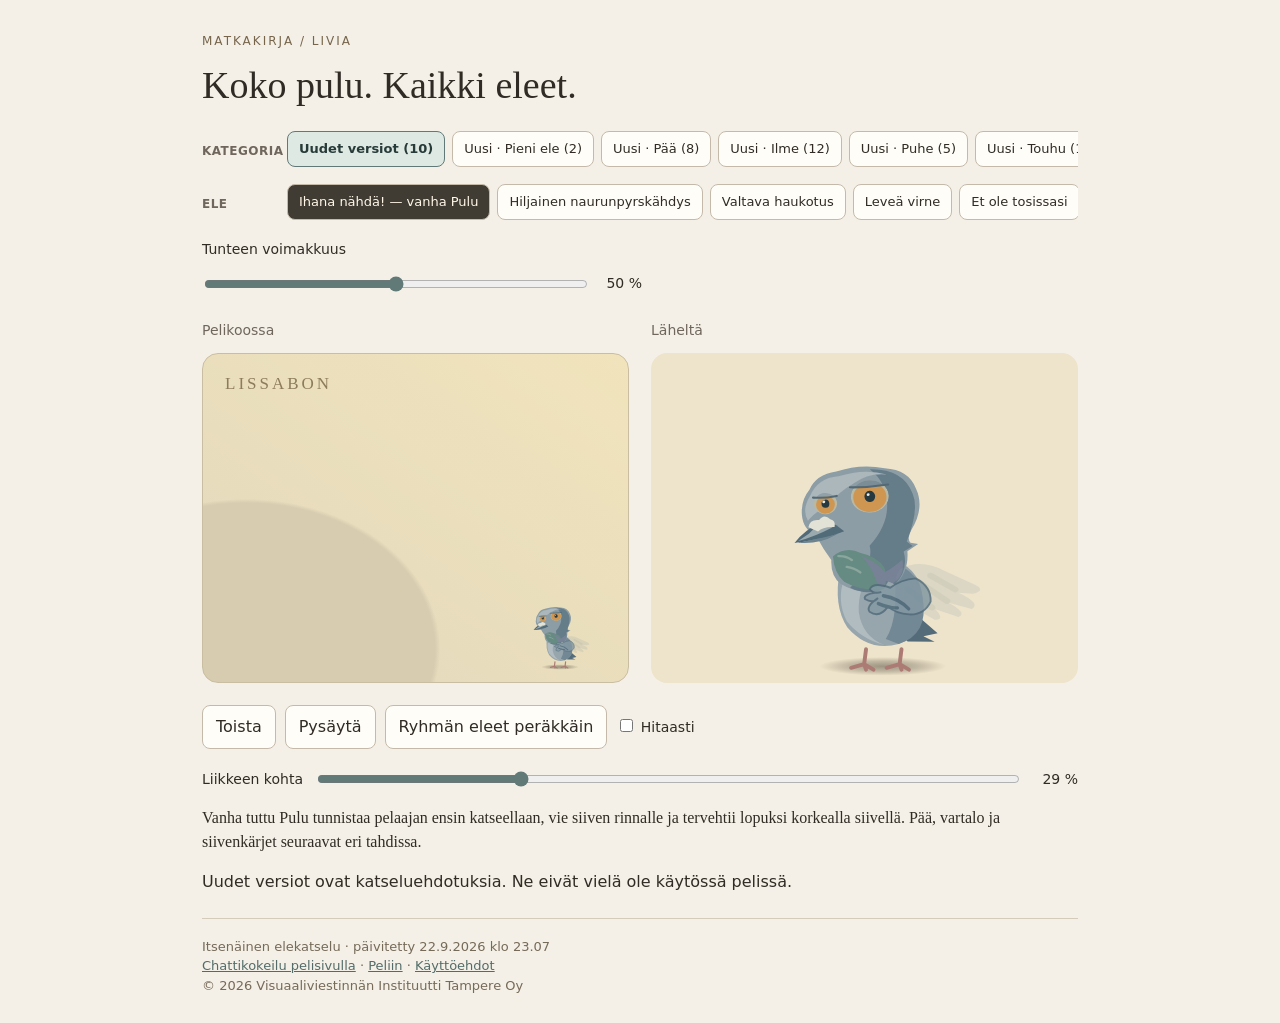
<file: docs/index.html>
<!doctype html><html lang="fi"><head><base href="./versiot/26641aade7e2-842b9be8/docs/"><meta charset="utf-8"><meta name="robots" content="noindex,nofollow"><meta name="viewport" content="width=device-width,initial-scale=1"><meta name="color-scheme" content="light"><title>Pulun eleet — katselu</title><link rel="icon" href="data:,"><link rel="stylesheet" href="livia-svg.css"></head><body><main>
<header><span>MATKAKIRJA / LIVIA</span><h1>Koko pulu. Kaikki eleet.</h1></header>
<section class="gesture-browser" aria-label="Eleiden valinta"><div class="gesture-row"><span>Kategoria</span><div id="gesture-categories" class="gesture-categories" role="group" aria-label="Elekategoriat"></div></div><div class="gesture-row"><span>Ele</span><div id="gesture-options" class="gesture-options" role="group" aria-label="Valitun kategorian eleet"></div></div></section>
<div class="selection"><label>Tunteen voimakkuus <span class="slider"><input id="strength" type="range" min="0" max="100" value="50"><output id="strength-label">50 %</output></span></label></div>
<div class="views"><section><h2>Pelikoossa</h2><div class="screen"><span class="place">Lissabon</span><div id="actual"></div></div></section><section><h2>Läheltä</h2><div class="zoom" id="zoom"></div></section></div>
<div class="controls"><button id="play">Toista</button><button id="pause">Pysäytä</button><button id="all" aria-pressed="false">Ryhmän eleet peräkkäin</button><label><input id="slow" type="checkbox"> Hitaasti</label></div>
<label class="timeline">Liikkeen kohta <input id="position" type="range" min="0" max="1000" value="0"><output id="progress">0 %</output></label>
<p id="description" aria-live="polite"></p><p id="reduced" hidden>Vähennetty liike on käytössä. Asentoja voi katsoa liukusäätimestä.</p>
<p id="preview-note">Uudet versiot ovat katseluehdotuksia. Ne eivät vielä ole käytössä pelissä.</p>
<footer><span>Itsenäinen elekatselu · päivitetty 22.9.2026 klo 23.07</span><br><a href="https://matkakirja.app/docs/livia-chat.html">Chattikokeilu pelisivulla</a> · <a href="https://matkakirja.app/">Peliin</a> · <a href="../LICENSE">Käyttöehdot</a><br>© 2026 Visuaaliviestinnän Instituutti Tampere Oy</footer>
</main><script type="module" src="livia-svg-demo.mjs"></script></body></html>
</file>
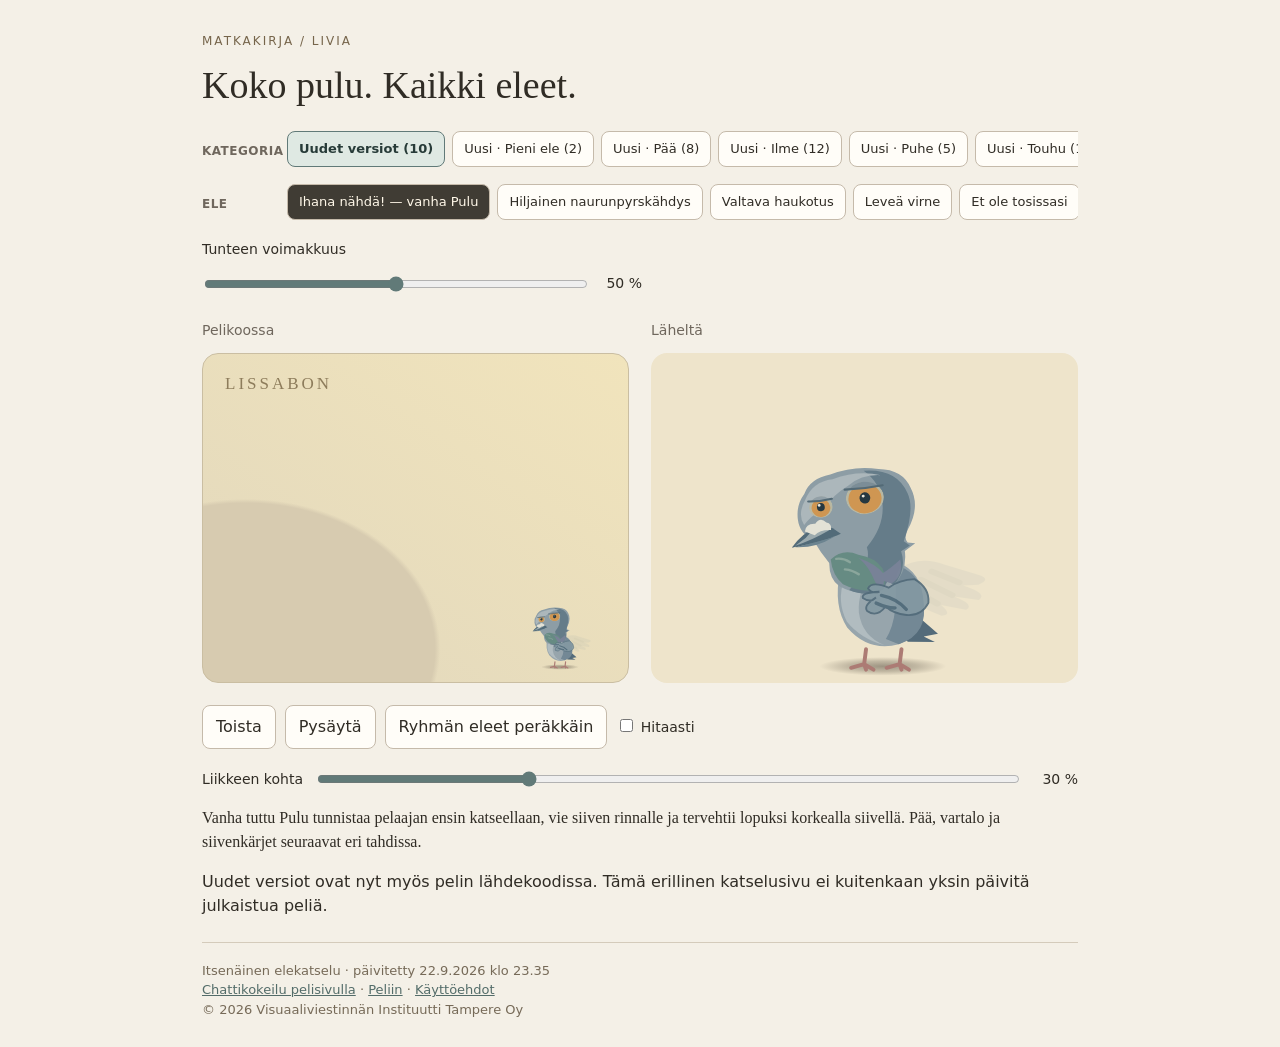
<file: docs/docs/livia-svg.html>
<!doctype html><html lang="fi"><head><base href="../versiot/483674467751-af035864/docs/"><meta charset="utf-8"><meta name="robots" content="noindex,nofollow"><meta name="viewport" content="width=device-width,initial-scale=1"><meta name="color-scheme" content="light"><title>Pulun eleet — katselu</title><link rel="icon" href="data:,"><link rel="stylesheet" href="livia-svg.css"></head><body><main>
<header><span>MATKAKIRJA / LIVIA</span><h1>Koko pulu. Kaikki eleet.</h1></header>
<section class="gesture-browser" aria-label="Eleiden valinta"><div class="gesture-row"><span>Kategoria</span><div id="gesture-categories" class="gesture-categories" role="group" aria-label="Elekategoriat"></div></div><div class="gesture-row"><span>Ele</span><div id="gesture-options" class="gesture-options" role="group" aria-label="Valitun kategorian eleet"></div></div></section>
<div class="selection"><label>Tunteen voimakkuus <span class="slider"><input id="strength" type="range" min="0" max="100" value="50"><output id="strength-label">50 %</output></span></label></div>
<div class="views"><section><h2>Pelikoossa</h2><div class="screen"><span class="place">Lissabon</span><div id="actual"></div></div></section><section><h2>Läheltä</h2><div class="zoom" id="zoom"></div></section></div>
<div class="controls"><button id="play">Toista</button><button id="pause">Pysäytä</button><button id="all" aria-pressed="false">Ryhmän eleet peräkkäin</button><label><input id="slow" type="checkbox"> Hitaasti</label></div>
<label class="timeline">Liikkeen kohta <input id="position" type="range" min="0" max="1000" value="0"><output id="progress">0 %</output></label>
<p id="description" aria-live="polite"></p><p id="reduced" hidden>Vähennetty liike on käytössä. Asentoja voi katsoa liukusäätimestä.</p>
<p id="preview-note">Uudet versiot ovat nyt myös pelin lähdekoodissa. Tämä erillinen katselusivu ei kuitenkaan yksin päivitä julkaistua peliä.</p>
<footer><span>Itsenäinen elekatselu · päivitetty 22.9.2026 klo 23.35</span><br><a href="https://matkakirja.app/docs/livia-chat.html">Chattikokeilu pelisivulla</a> · <a href="https://matkakirja.app/">Peliin</a> · <a href="../LICENSE">Käyttöehdot</a><br>© 2026 Visuaaliviestinnän Instituutti Tampere Oy</footer>
</main><script type="module" src="livia-svg-demo.mjs"></script></body></html>
</file>
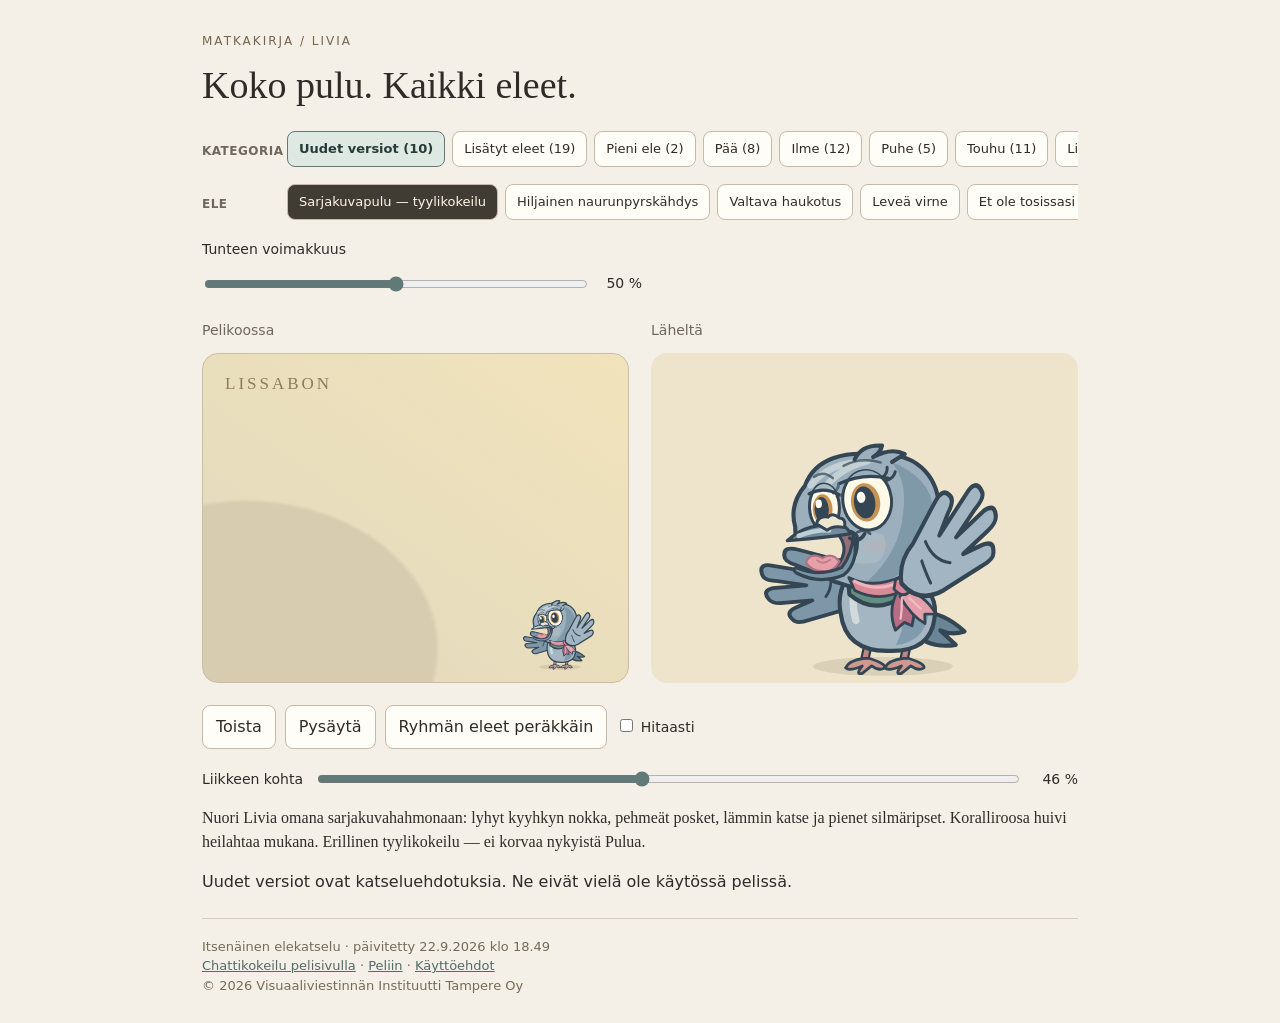
<file: docs/versiot/0228e45468b3-01b5ed2e/docs/livia-svg.html>
<!doctype html><html lang="fi"><head><meta charset="utf-8"><meta name="robots" content="noindex,nofollow"><meta name="viewport" content="width=device-width,initial-scale=1"><meta name="color-scheme" content="light"><title>Pulun eleet — katselu</title><link rel="icon" href="data:,"><link rel="stylesheet" href="livia-svg.css"></head><body><main>
<header><span>MATKAKIRJA / LIVIA</span><h1>Koko pulu. Kaikki eleet.</h1></header>
<section class="gesture-browser" aria-label="Eleiden valinta"><div class="gesture-row"><span>Kategoria</span><div id="gesture-categories" class="gesture-categories" role="group" aria-label="Elekategoriat"></div></div><div class="gesture-row"><span>Ele</span><div id="gesture-options" class="gesture-options" role="group" aria-label="Valitun kategorian eleet"></div></div></section>
<div class="selection"><label>Tunteen voimakkuus <span class="slider"><input id="strength" type="range" min="0" max="100" value="50"><output id="strength-label">50 %</output></span></label></div>
<div class="views"><section><h2>Pelikoossa</h2><div class="screen"><span class="place">Lissabon</span><div id="actual"></div></div></section><section><h2>Läheltä</h2><div class="zoom" id="zoom"></div></section></div>
<div class="controls"><button id="play">Toista</button><button id="pause">Pysäytä</button><button id="all" aria-pressed="false">Ryhmän eleet peräkkäin</button><label><input id="slow" type="checkbox"> Hitaasti</label></div>
<label class="timeline">Liikkeen kohta <input id="position" type="range" min="0" max="1000" value="0"><output id="progress">0 %</output></label>
<p id="description" aria-live="polite"></p><p id="reduced" hidden>Vähennetty liike on käytössä. Asentoja voi katsoa liukusäätimestä.</p>
<p id="preview-note">Uudet versiot ovat katseluehdotuksia. Ne eivät vielä ole käytössä pelissä.</p>
<footer><span>Itsenäinen elekatselu · päivitetty 22.9.2026 klo 18.49</span><br><a href="https://matkakirja.app/docs/livia-chat.html">Chattikokeilu pelisivulla</a> · <a href="https://matkakirja.app/">Peliin</a> · <a href="../LICENSE">Käyttöehdot</a><br>© 2026 Visuaaliviestinnän Instituutti Tampere Oy</footer>
</main><script type="module" src="livia-svg-demo.mjs"></script></body></html>
</file>
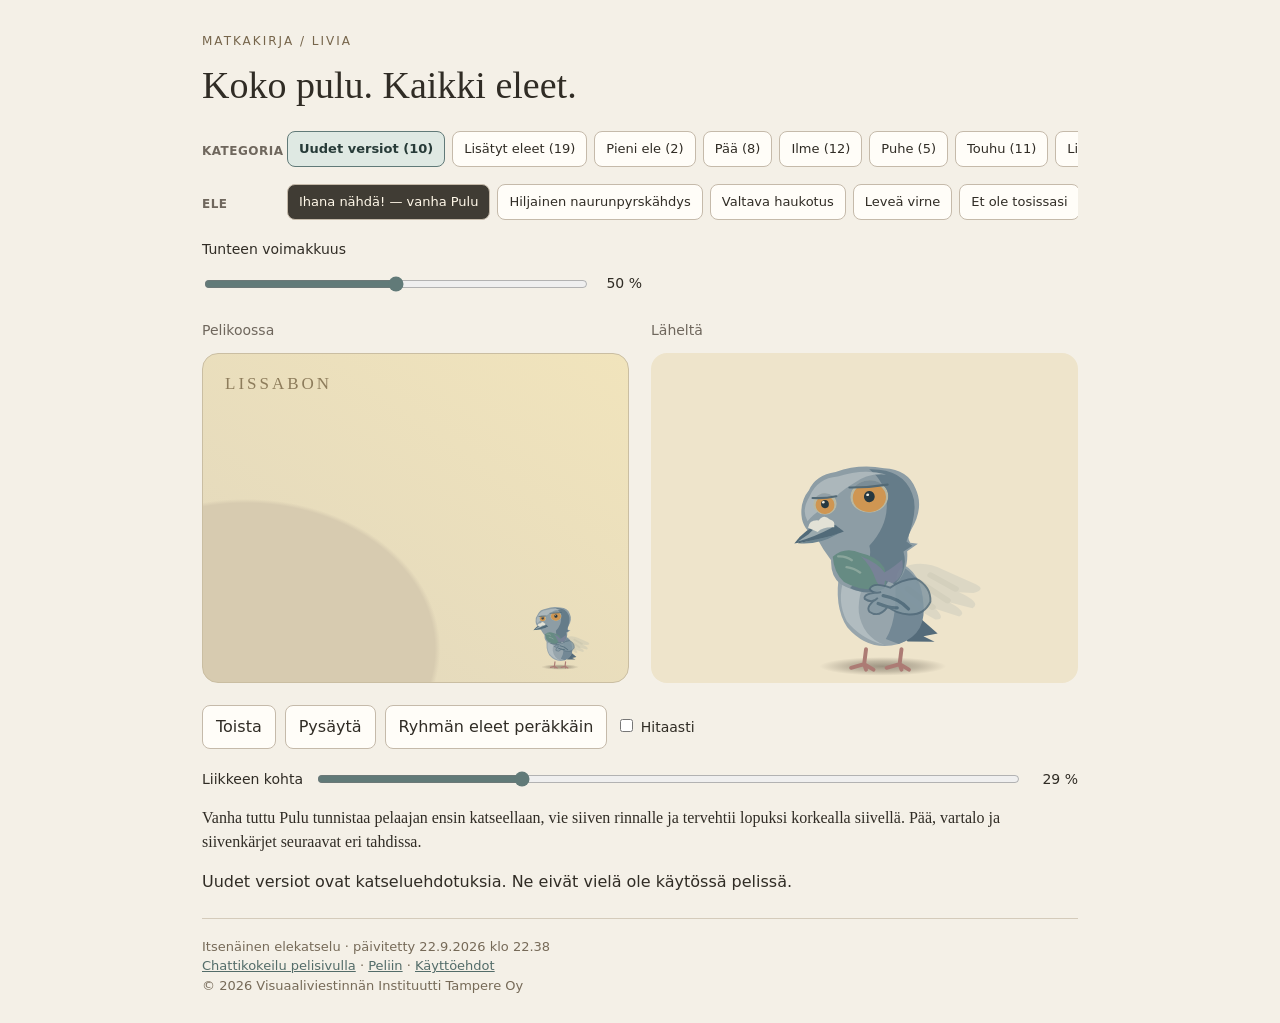
<file: docs/versiot/02c072023cf9-71a269ec/docs/livia-svg.html>
<!doctype html><html lang="fi"><head><meta charset="utf-8"><meta name="robots" content="noindex,nofollow"><meta name="viewport" content="width=device-width,initial-scale=1"><meta name="color-scheme" content="light"><title>Pulun eleet — katselu</title><link rel="icon" href="data:,"><link rel="stylesheet" href="livia-svg.css"></head><body><main>
<header><span>MATKAKIRJA / LIVIA</span><h1>Koko pulu. Kaikki eleet.</h1></header>
<section class="gesture-browser" aria-label="Eleiden valinta"><div class="gesture-row"><span>Kategoria</span><div id="gesture-categories" class="gesture-categories" role="group" aria-label="Elekategoriat"></div></div><div class="gesture-row"><span>Ele</span><div id="gesture-options" class="gesture-options" role="group" aria-label="Valitun kategorian eleet"></div></div></section>
<div class="selection"><label>Tunteen voimakkuus <span class="slider"><input id="strength" type="range" min="0" max="100" value="50"><output id="strength-label">50 %</output></span></label></div>
<div class="views"><section><h2>Pelikoossa</h2><div class="screen"><span class="place">Lissabon</span><div id="actual"></div></div></section><section><h2>Läheltä</h2><div class="zoom" id="zoom"></div></section></div>
<div class="controls"><button id="play">Toista</button><button id="pause">Pysäytä</button><button id="all" aria-pressed="false">Ryhmän eleet peräkkäin</button><label><input id="slow" type="checkbox"> Hitaasti</label></div>
<label class="timeline">Liikkeen kohta <input id="position" type="range" min="0" max="1000" value="0"><output id="progress">0 %</output></label>
<p id="description" aria-live="polite"></p><p id="reduced" hidden>Vähennetty liike on käytössä. Asentoja voi katsoa liukusäätimestä.</p>
<p id="preview-note">Uudet versiot ovat katseluehdotuksia. Ne eivät vielä ole käytössä pelissä.</p>
<footer><span>Itsenäinen elekatselu · päivitetty 22.9.2026 klo 22.38</span><br><a href="https://matkakirja.app/docs/livia-chat.html">Chattikokeilu pelisivulla</a> · <a href="https://matkakirja.app/">Peliin</a> · <a href="../LICENSE">Käyttöehdot</a><br>© 2026 Visuaaliviestinnän Instituutti Tampere Oy</footer>
</main><script type="module" src="livia-svg-demo.mjs"></script></body></html>
</file>
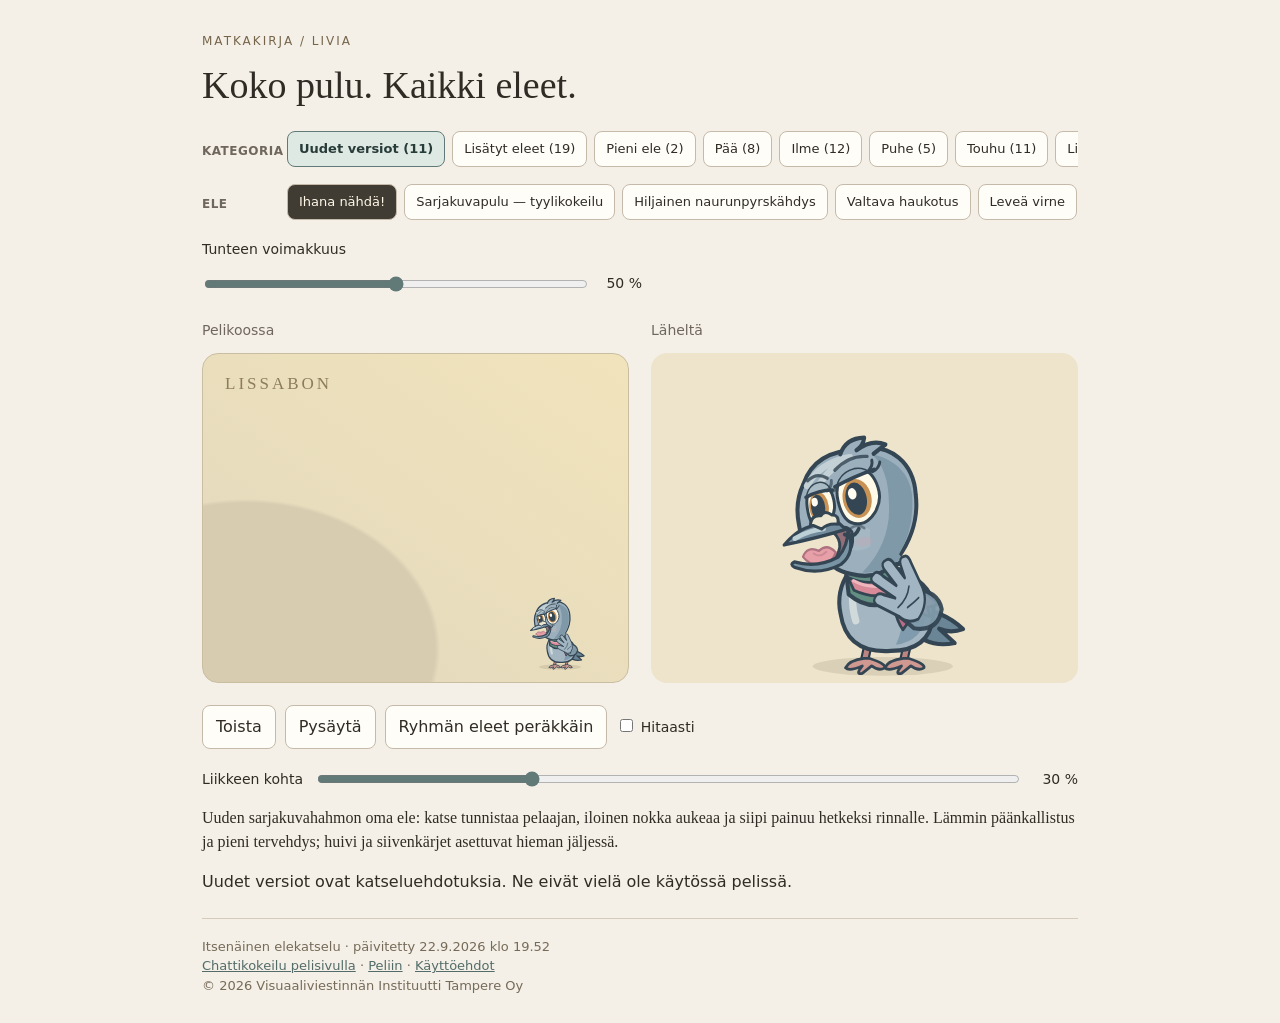
<file: docs/versiot/06d62ad2ca02-2504ed44/docs/livia-svg.html>
<!doctype html><html lang="fi"><head><meta charset="utf-8"><meta name="robots" content="noindex,nofollow"><meta name="viewport" content="width=device-width,initial-scale=1"><meta name="color-scheme" content="light"><title>Pulun eleet — katselu</title><link rel="icon" href="data:,"><link rel="stylesheet" href="livia-svg.css"></head><body><main>
<header><span>MATKAKIRJA / LIVIA</span><h1>Koko pulu. Kaikki eleet.</h1></header>
<section class="gesture-browser" aria-label="Eleiden valinta"><div class="gesture-row"><span>Kategoria</span><div id="gesture-categories" class="gesture-categories" role="group" aria-label="Elekategoriat"></div></div><div class="gesture-row"><span>Ele</span><div id="gesture-options" class="gesture-options" role="group" aria-label="Valitun kategorian eleet"></div></div></section>
<div class="selection"><label>Tunteen voimakkuus <span class="slider"><input id="strength" type="range" min="0" max="100" value="50"><output id="strength-label">50 %</output></span></label></div>
<div class="views"><section><h2>Pelikoossa</h2><div class="screen"><span class="place">Lissabon</span><div id="actual"></div></div></section><section><h2>Läheltä</h2><div class="zoom" id="zoom"></div></section></div>
<div class="controls"><button id="play">Toista</button><button id="pause">Pysäytä</button><button id="all" aria-pressed="false">Ryhmän eleet peräkkäin</button><label><input id="slow" type="checkbox"> Hitaasti</label></div>
<label class="timeline">Liikkeen kohta <input id="position" type="range" min="0" max="1000" value="0"><output id="progress">0 %</output></label>
<p id="description" aria-live="polite"></p><p id="reduced" hidden>Vähennetty liike on käytössä. Asentoja voi katsoa liukusäätimestä.</p>
<p id="preview-note">Uudet versiot ovat katseluehdotuksia. Ne eivät vielä ole käytössä pelissä.</p>
<footer><span>Itsenäinen elekatselu · päivitetty 22.9.2026 klo 19.52</span><br><a href="https://matkakirja.app/docs/livia-chat.html">Chattikokeilu pelisivulla</a> · <a href="https://matkakirja.app/">Peliin</a> · <a href="../LICENSE">Käyttöehdot</a><br>© 2026 Visuaaliviestinnän Instituutti Tampere Oy</footer>
</main><script type="module" src="livia-svg-demo.mjs"></script></body></html>
</file>
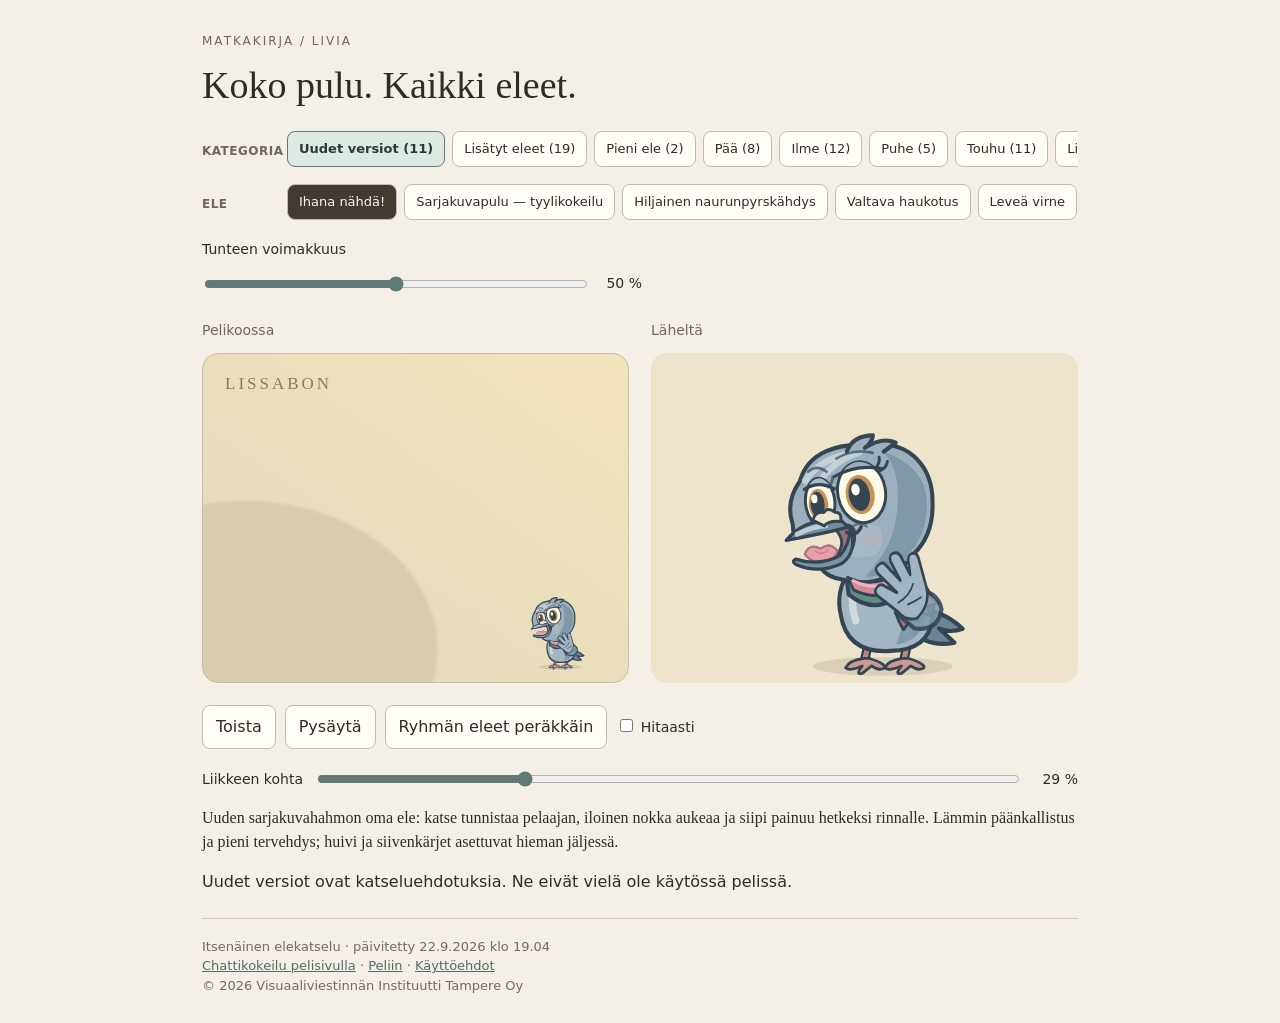
<file: docs/versiot/10be41deaf25-74770475/docs/livia-svg.html>
<!doctype html><html lang="fi"><head><meta charset="utf-8"><meta name="robots" content="noindex,nofollow"><meta name="viewport" content="width=device-width,initial-scale=1"><meta name="color-scheme" content="light"><title>Pulun eleet — katselu</title><link rel="icon" href="data:,"><link rel="stylesheet" href="livia-svg.css"></head><body><main>
<header><span>MATKAKIRJA / LIVIA</span><h1>Koko pulu. Kaikki eleet.</h1></header>
<section class="gesture-browser" aria-label="Eleiden valinta"><div class="gesture-row"><span>Kategoria</span><div id="gesture-categories" class="gesture-categories" role="group" aria-label="Elekategoriat"></div></div><div class="gesture-row"><span>Ele</span><div id="gesture-options" class="gesture-options" role="group" aria-label="Valitun kategorian eleet"></div></div></section>
<div class="selection"><label>Tunteen voimakkuus <span class="slider"><input id="strength" type="range" min="0" max="100" value="50"><output id="strength-label">50 %</output></span></label></div>
<div class="views"><section><h2>Pelikoossa</h2><div class="screen"><span class="place">Lissabon</span><div id="actual"></div></div></section><section><h2>Läheltä</h2><div class="zoom" id="zoom"></div></section></div>
<div class="controls"><button id="play">Toista</button><button id="pause">Pysäytä</button><button id="all" aria-pressed="false">Ryhmän eleet peräkkäin</button><label><input id="slow" type="checkbox"> Hitaasti</label></div>
<label class="timeline">Liikkeen kohta <input id="position" type="range" min="0" max="1000" value="0"><output id="progress">0 %</output></label>
<p id="description" aria-live="polite"></p><p id="reduced" hidden>Vähennetty liike on käytössä. Asentoja voi katsoa liukusäätimestä.</p>
<p id="preview-note">Uudet versiot ovat katseluehdotuksia. Ne eivät vielä ole käytössä pelissä.</p>
<footer><span>Itsenäinen elekatselu · päivitetty 22.9.2026 klo 19.04</span><br><a href="https://matkakirja.app/docs/livia-chat.html">Chattikokeilu pelisivulla</a> · <a href="https://matkakirja.app/">Peliin</a> · <a href="../LICENSE">Käyttöehdot</a><br>© 2026 Visuaaliviestinnän Instituutti Tampere Oy</footer>
</main><script type="module" src="livia-svg-demo.mjs"></script></body></html>
</file>
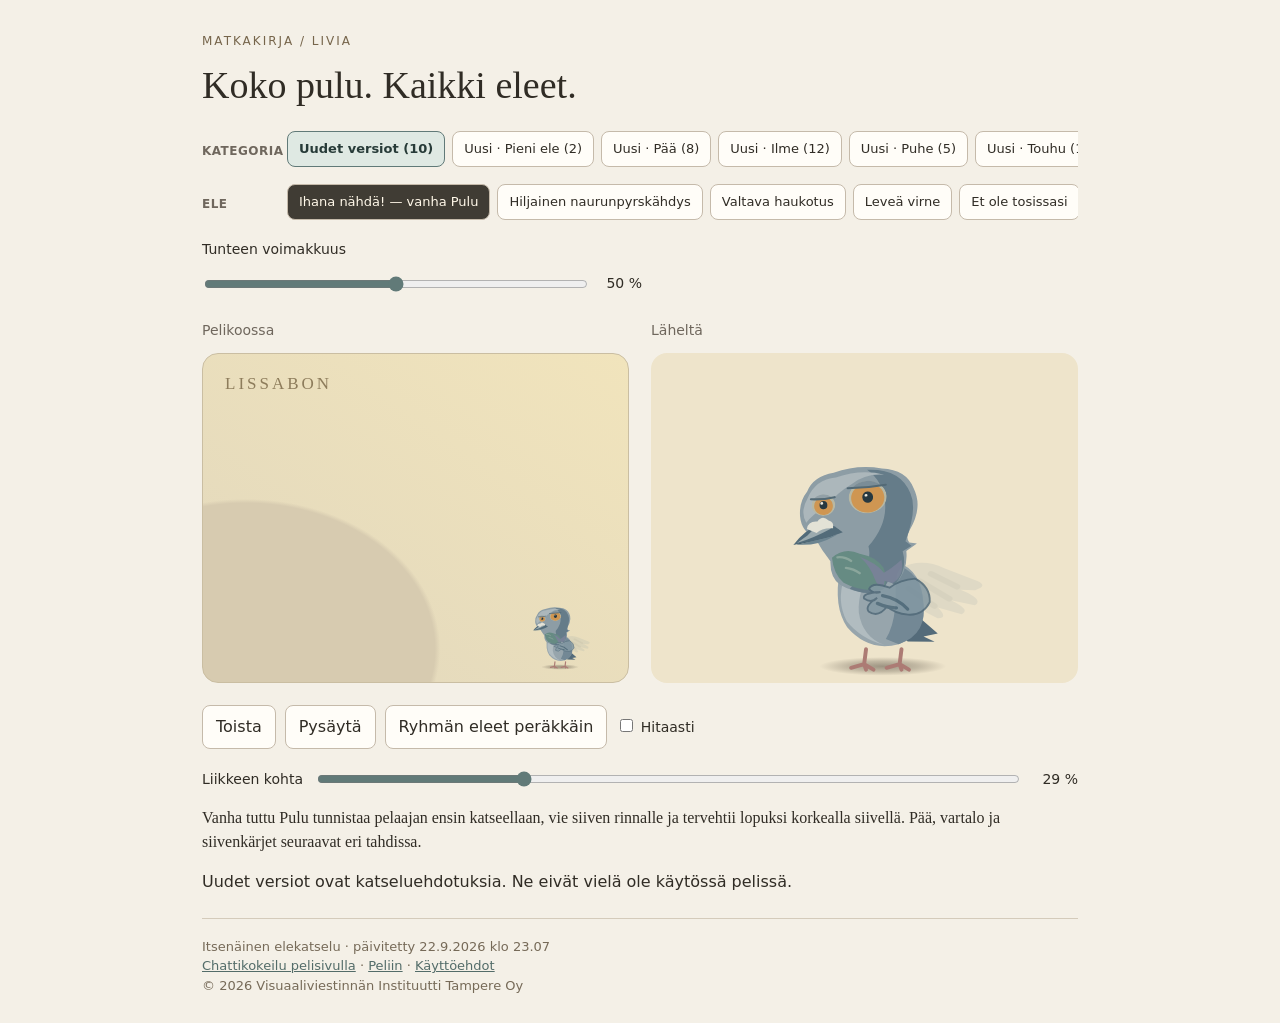
<file: docs/versiot/26641aade7e2-842b9be8/docs/livia-svg.html>
<!doctype html><html lang="fi"><head><meta charset="utf-8"><meta name="robots" content="noindex,nofollow"><meta name="viewport" content="width=device-width,initial-scale=1"><meta name="color-scheme" content="light"><title>Pulun eleet — katselu</title><link rel="icon" href="data:,"><link rel="stylesheet" href="livia-svg.css"></head><body><main>
<header><span>MATKAKIRJA / LIVIA</span><h1>Koko pulu. Kaikki eleet.</h1></header>
<section class="gesture-browser" aria-label="Eleiden valinta"><div class="gesture-row"><span>Kategoria</span><div id="gesture-categories" class="gesture-categories" role="group" aria-label="Elekategoriat"></div></div><div class="gesture-row"><span>Ele</span><div id="gesture-options" class="gesture-options" role="group" aria-label="Valitun kategorian eleet"></div></div></section>
<div class="selection"><label>Tunteen voimakkuus <span class="slider"><input id="strength" type="range" min="0" max="100" value="50"><output id="strength-label">50 %</output></span></label></div>
<div class="views"><section><h2>Pelikoossa</h2><div class="screen"><span class="place">Lissabon</span><div id="actual"></div></div></section><section><h2>Läheltä</h2><div class="zoom" id="zoom"></div></section></div>
<div class="controls"><button id="play">Toista</button><button id="pause">Pysäytä</button><button id="all" aria-pressed="false">Ryhmän eleet peräkkäin</button><label><input id="slow" type="checkbox"> Hitaasti</label></div>
<label class="timeline">Liikkeen kohta <input id="position" type="range" min="0" max="1000" value="0"><output id="progress">0 %</output></label>
<p id="description" aria-live="polite"></p><p id="reduced" hidden>Vähennetty liike on käytössä. Asentoja voi katsoa liukusäätimestä.</p>
<p id="preview-note">Uudet versiot ovat katseluehdotuksia. Ne eivät vielä ole käytössä pelissä.</p>
<footer><span>Itsenäinen elekatselu · päivitetty 22.9.2026 klo 23.07</span><br><a href="https://matkakirja.app/docs/livia-chat.html">Chattikokeilu pelisivulla</a> · <a href="https://matkakirja.app/">Peliin</a> · <a href="../LICENSE">Käyttöehdot</a><br>© 2026 Visuaaliviestinnän Instituutti Tampere Oy</footer>
</main><script type="module" src="livia-svg-demo.mjs"></script></body></html>
</file>
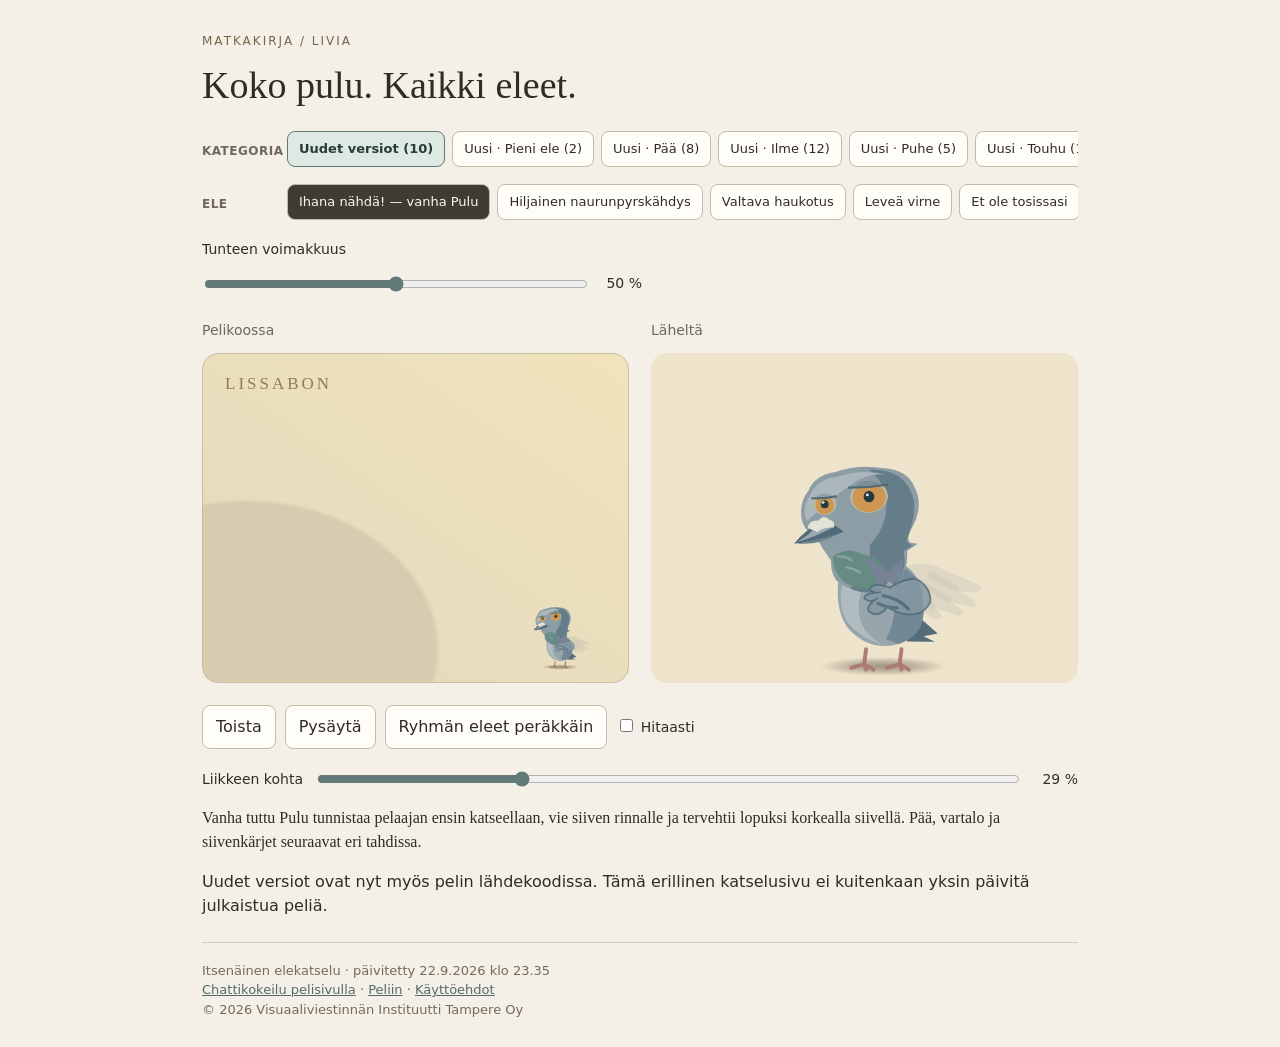
<file: docs/versiot/483674467751-af035864/docs/livia-svg.html>
<!doctype html><html lang="fi"><head><meta charset="utf-8"><meta name="robots" content="noindex,nofollow"><meta name="viewport" content="width=device-width,initial-scale=1"><meta name="color-scheme" content="light"><title>Pulun eleet — katselu</title><link rel="icon" href="data:,"><link rel="stylesheet" href="livia-svg.css"></head><body><main>
<header><span>MATKAKIRJA / LIVIA</span><h1>Koko pulu. Kaikki eleet.</h1></header>
<section class="gesture-browser" aria-label="Eleiden valinta"><div class="gesture-row"><span>Kategoria</span><div id="gesture-categories" class="gesture-categories" role="group" aria-label="Elekategoriat"></div></div><div class="gesture-row"><span>Ele</span><div id="gesture-options" class="gesture-options" role="group" aria-label="Valitun kategorian eleet"></div></div></section>
<div class="selection"><label>Tunteen voimakkuus <span class="slider"><input id="strength" type="range" min="0" max="100" value="50"><output id="strength-label">50 %</output></span></label></div>
<div class="views"><section><h2>Pelikoossa</h2><div class="screen"><span class="place">Lissabon</span><div id="actual"></div></div></section><section><h2>Läheltä</h2><div class="zoom" id="zoom"></div></section></div>
<div class="controls"><button id="play">Toista</button><button id="pause">Pysäytä</button><button id="all" aria-pressed="false">Ryhmän eleet peräkkäin</button><label><input id="slow" type="checkbox"> Hitaasti</label></div>
<label class="timeline">Liikkeen kohta <input id="position" type="range" min="0" max="1000" value="0"><output id="progress">0 %</output></label>
<p id="description" aria-live="polite"></p><p id="reduced" hidden>Vähennetty liike on käytössä. Asentoja voi katsoa liukusäätimestä.</p>
<p id="preview-note">Uudet versiot ovat nyt myös pelin lähdekoodissa. Tämä erillinen katselusivu ei kuitenkaan yksin päivitä julkaistua peliä.</p>
<footer><span>Itsenäinen elekatselu · päivitetty 22.9.2026 klo 23.35</span><br><a href="https://matkakirja.app/docs/livia-chat.html">Chattikokeilu pelisivulla</a> · <a href="https://matkakirja.app/">Peliin</a> · <a href="../LICENSE">Käyttöehdot</a><br>© 2026 Visuaaliviestinnän Instituutti Tampere Oy</footer>
</main><script type="module" src="livia-svg-demo.mjs"></script></body></html>
</file>
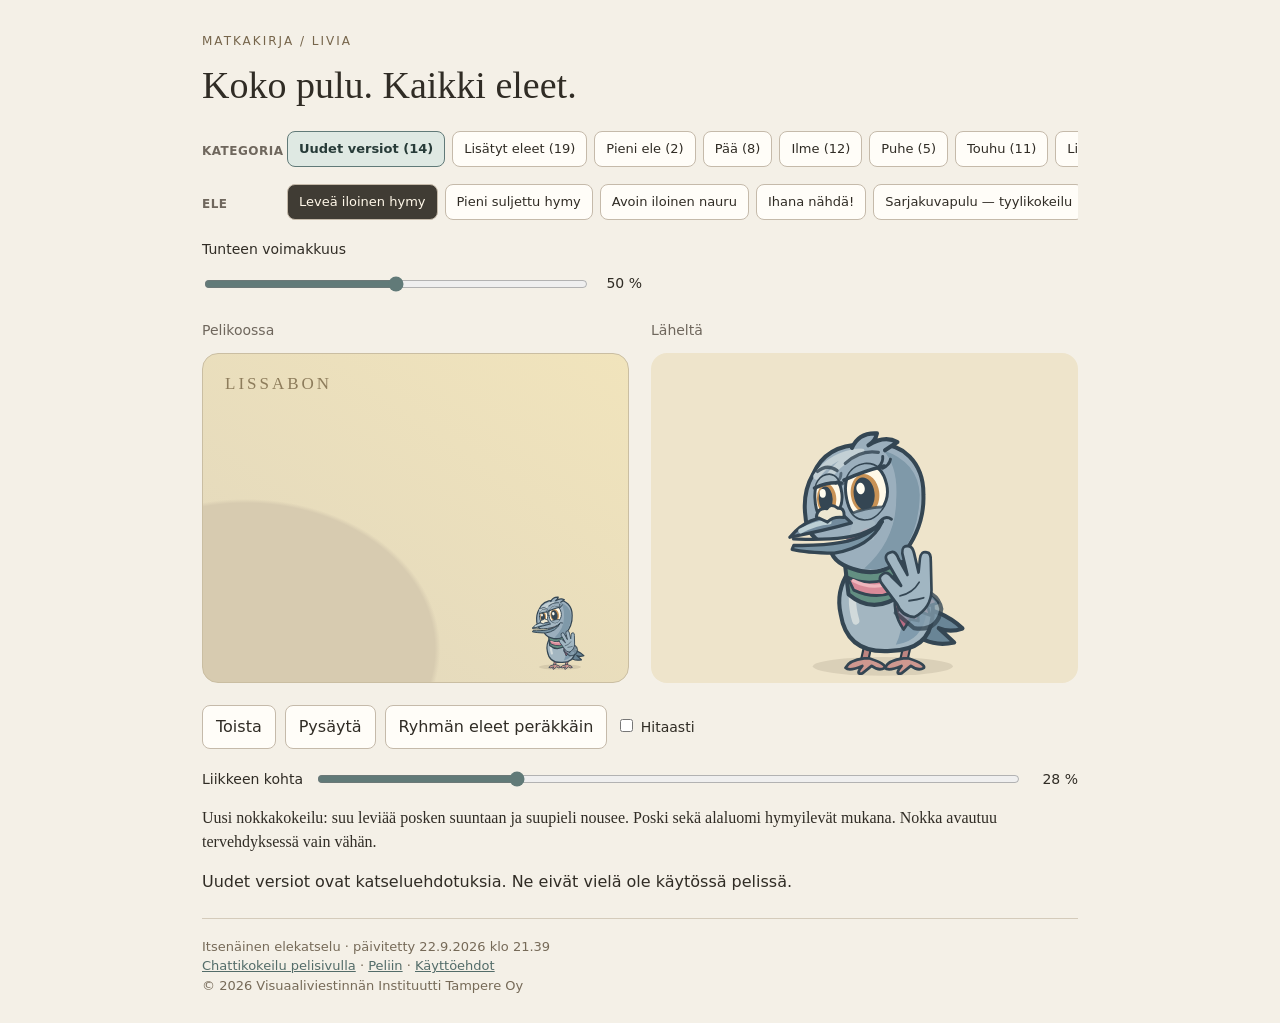
<file: docs/versiot/74d65b31c141-e4243b73/docs/livia-svg.html>
<!doctype html><html lang="fi"><head><meta charset="utf-8"><meta name="robots" content="noindex,nofollow"><meta name="viewport" content="width=device-width,initial-scale=1"><meta name="color-scheme" content="light"><title>Pulun eleet — katselu</title><link rel="icon" href="data:,"><link rel="stylesheet" href="livia-svg.css"></head><body><main>
<header><span>MATKAKIRJA / LIVIA</span><h1>Koko pulu. Kaikki eleet.</h1></header>
<section class="gesture-browser" aria-label="Eleiden valinta"><div class="gesture-row"><span>Kategoria</span><div id="gesture-categories" class="gesture-categories" role="group" aria-label="Elekategoriat"></div></div><div class="gesture-row"><span>Ele</span><div id="gesture-options" class="gesture-options" role="group" aria-label="Valitun kategorian eleet"></div></div></section>
<div class="selection"><label>Tunteen voimakkuus <span class="slider"><input id="strength" type="range" min="0" max="100" value="50"><output id="strength-label">50 %</output></span></label></div>
<div class="views"><section><h2>Pelikoossa</h2><div class="screen"><span class="place">Lissabon</span><div id="actual"></div></div></section><section><h2>Läheltä</h2><div class="zoom" id="zoom"></div></section></div>
<div class="controls"><button id="play">Toista</button><button id="pause">Pysäytä</button><button id="all" aria-pressed="false">Ryhmän eleet peräkkäin</button><label><input id="slow" type="checkbox"> Hitaasti</label></div>
<label class="timeline">Liikkeen kohta <input id="position" type="range" min="0" max="1000" value="0"><output id="progress">0 %</output></label>
<p id="description" aria-live="polite"></p><p id="reduced" hidden>Vähennetty liike on käytössä. Asentoja voi katsoa liukusäätimestä.</p>
<p id="preview-note">Uudet versiot ovat katseluehdotuksia. Ne eivät vielä ole käytössä pelissä.</p>
<footer><span>Itsenäinen elekatselu · päivitetty 22.9.2026 klo 21.39</span><br><a href="https://matkakirja.app/docs/livia-chat.html">Chattikokeilu pelisivulla</a> · <a href="https://matkakirja.app/">Peliin</a> · <a href="../LICENSE">Käyttöehdot</a><br>© 2026 Visuaaliviestinnän Instituutti Tampere Oy</footer>
</main><script type="module" src="livia-svg-demo.mjs"></script></body></html>
</file>
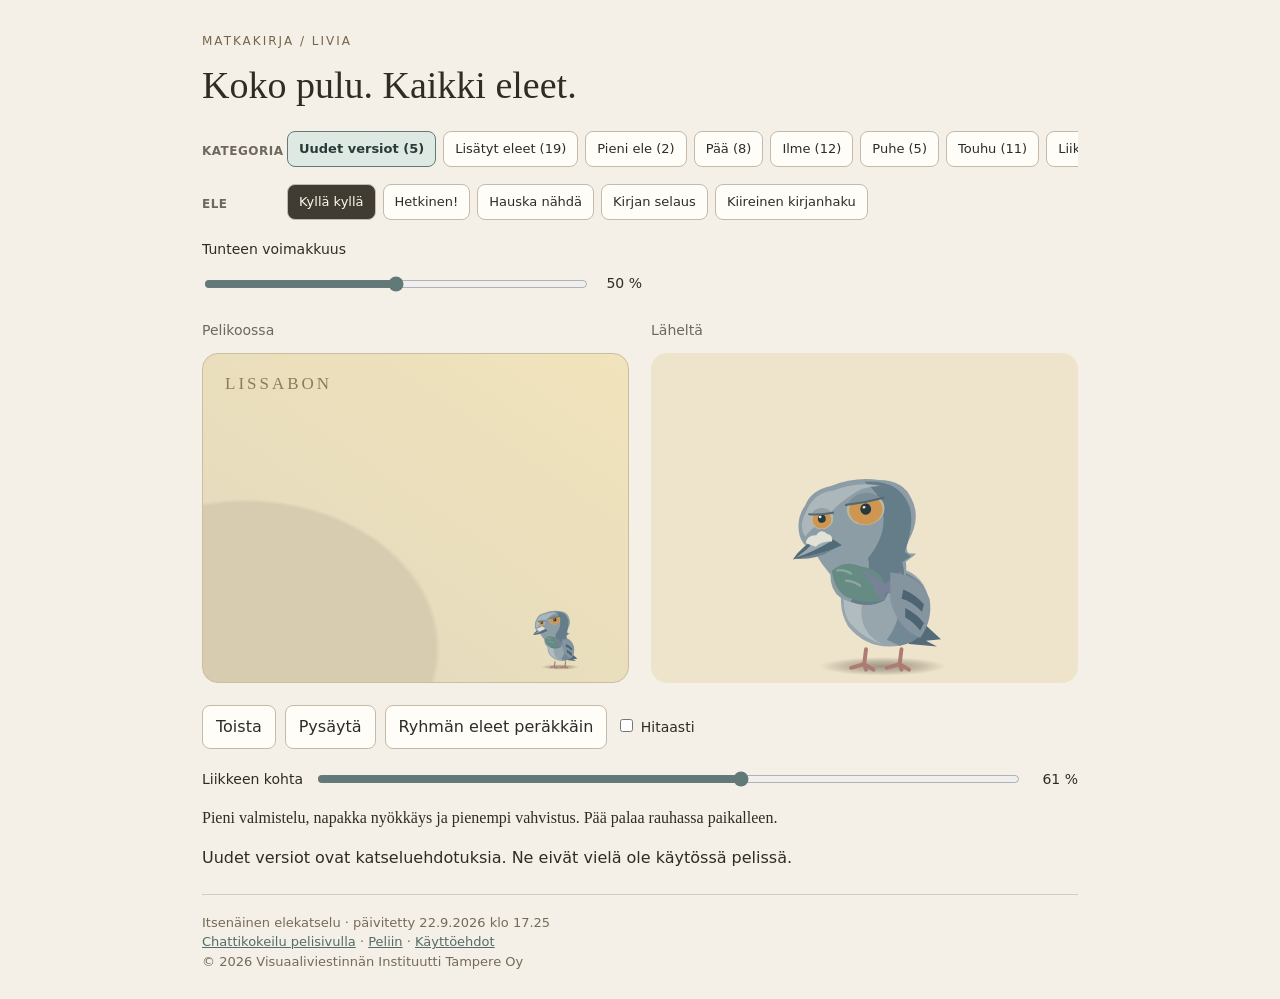
<file: docs/versiot/8782757eb0f1-8881d4e8/docs/livia-svg.html>
<!doctype html><html lang="fi"><head><meta charset="utf-8"><meta name="robots" content="noindex,nofollow"><meta name="viewport" content="width=device-width,initial-scale=1"><meta name="color-scheme" content="light"><title>Pulun eleet — katselu</title><link rel="icon" href="data:,"><link rel="stylesheet" href="livia-svg.css"></head><body><main>
<header><span>MATKAKIRJA / LIVIA</span><h1>Koko pulu. Kaikki eleet.</h1></header>
<section class="gesture-browser" aria-label="Eleiden valinta"><div class="gesture-row"><span>Kategoria</span><div id="gesture-categories" class="gesture-categories" role="group" aria-label="Elekategoriat"></div></div><div class="gesture-row"><span>Ele</span><div id="gesture-options" class="gesture-options" role="group" aria-label="Valitun kategorian eleet"></div></div></section>
<div class="selection"><label>Tunteen voimakkuus <span class="slider"><input id="strength" type="range" min="0" max="100" value="50"><output id="strength-label">50 %</output></span></label></div>
<div class="views"><section><h2>Pelikoossa</h2><div class="screen"><span class="place">Lissabon</span><div id="actual"></div></div></section><section><h2>Läheltä</h2><div class="zoom" id="zoom"></div></section></div>
<div class="controls"><button id="play">Toista</button><button id="pause">Pysäytä</button><button id="all" aria-pressed="false">Ryhmän eleet peräkkäin</button><label><input id="slow" type="checkbox"> Hitaasti</label></div>
<label class="timeline">Liikkeen kohta <input id="position" type="range" min="0" max="1000" value="0"><output id="progress">0 %</output></label>
<p id="description" aria-live="polite"></p><p id="reduced" hidden>Vähennetty liike on käytössä. Asentoja voi katsoa liukusäätimestä.</p>
<p id="preview-note">Uudet versiot ovat katseluehdotuksia. Ne eivät vielä ole käytössä pelissä.</p>
<footer><span>Itsenäinen elekatselu · päivitetty 22.9.2026 klo 17.25</span><br><a href="https://matkakirja.app/docs/livia-chat.html">Chattikokeilu pelisivulla</a> · <a href="https://matkakirja.app/">Peliin</a> · <a href="../LICENSE">Käyttöehdot</a><br>© 2026 Visuaaliviestinnän Instituutti Tampere Oy</footer>
</main><script type="module" src="livia-svg-demo.mjs"></script></body></html>
</file>
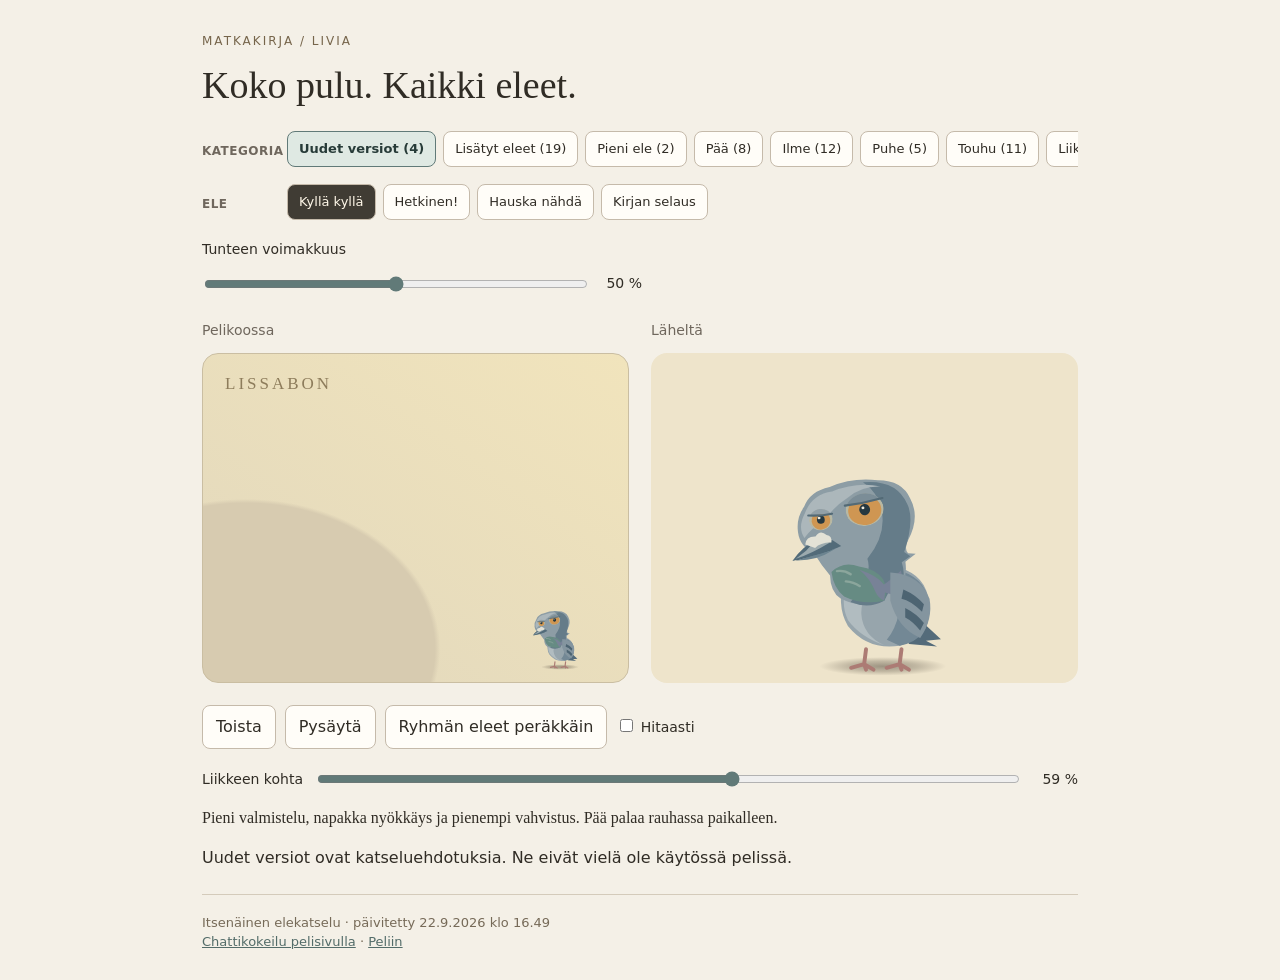
<file: docs/versiot/b3ed99b3667e-7a2436f3/docs/livia-svg.html>
<!doctype html><html lang="fi"><head><meta charset="utf-8"><meta name="robots" content="noindex,nofollow"><meta name="viewport" content="width=device-width,initial-scale=1"><meta name="color-scheme" content="light"><title>Pulun eleet — katselu</title><link rel="icon" href="data:,"><link rel="stylesheet" href="livia-svg.css"></head><body><main>
<header><span>MATKAKIRJA / LIVIA</span><h1>Koko pulu. Kaikki eleet.</h1></header>
<section class="gesture-browser" aria-label="Eleiden valinta"><div class="gesture-row"><span>Kategoria</span><div id="gesture-categories" class="gesture-categories" role="group" aria-label="Elekategoriat"></div></div><div class="gesture-row"><span>Ele</span><div id="gesture-options" class="gesture-options" role="group" aria-label="Valitun kategorian eleet"></div></div></section>
<div class="selection"><label>Tunteen voimakkuus <span class="slider"><input id="strength" type="range" min="0" max="100" value="50"><output id="strength-label">50 %</output></span></label></div>
<div class="views"><section><h2>Pelikoossa</h2><div class="screen"><span class="place">Lissabon</span><div id="actual"></div></div></section><section><h2>Läheltä</h2><div class="zoom" id="zoom"></div></section></div>
<div class="controls"><button id="play">Toista</button><button id="pause">Pysäytä</button><button id="all" aria-pressed="false">Ryhmän eleet peräkkäin</button><label><input id="slow" type="checkbox"> Hitaasti</label></div>
<label class="timeline">Liikkeen kohta <input id="position" type="range" min="0" max="1000" value="0"><output id="progress">0 %</output></label>
<p id="description" aria-live="polite"></p><p id="reduced" hidden>Vähennetty liike on käytössä. Asentoja voi katsoa liukusäätimestä.</p>
<p id="preview-note">Uudet versiot ovat katseluehdotuksia. Ne eivät vielä ole käytössä pelissä.</p>
<footer><span>Itsenäinen elekatselu · päivitetty 22.9.2026 klo 16.49</span><br><a href="https://matkakirja.app/docs/livia-chat.html">Chattikokeilu pelisivulla</a> · <a href="https://matkakirja.app/">Peliin</a></footer>
</main><script type="module" src="livia-svg-demo.mjs"></script></body></html>
</file>
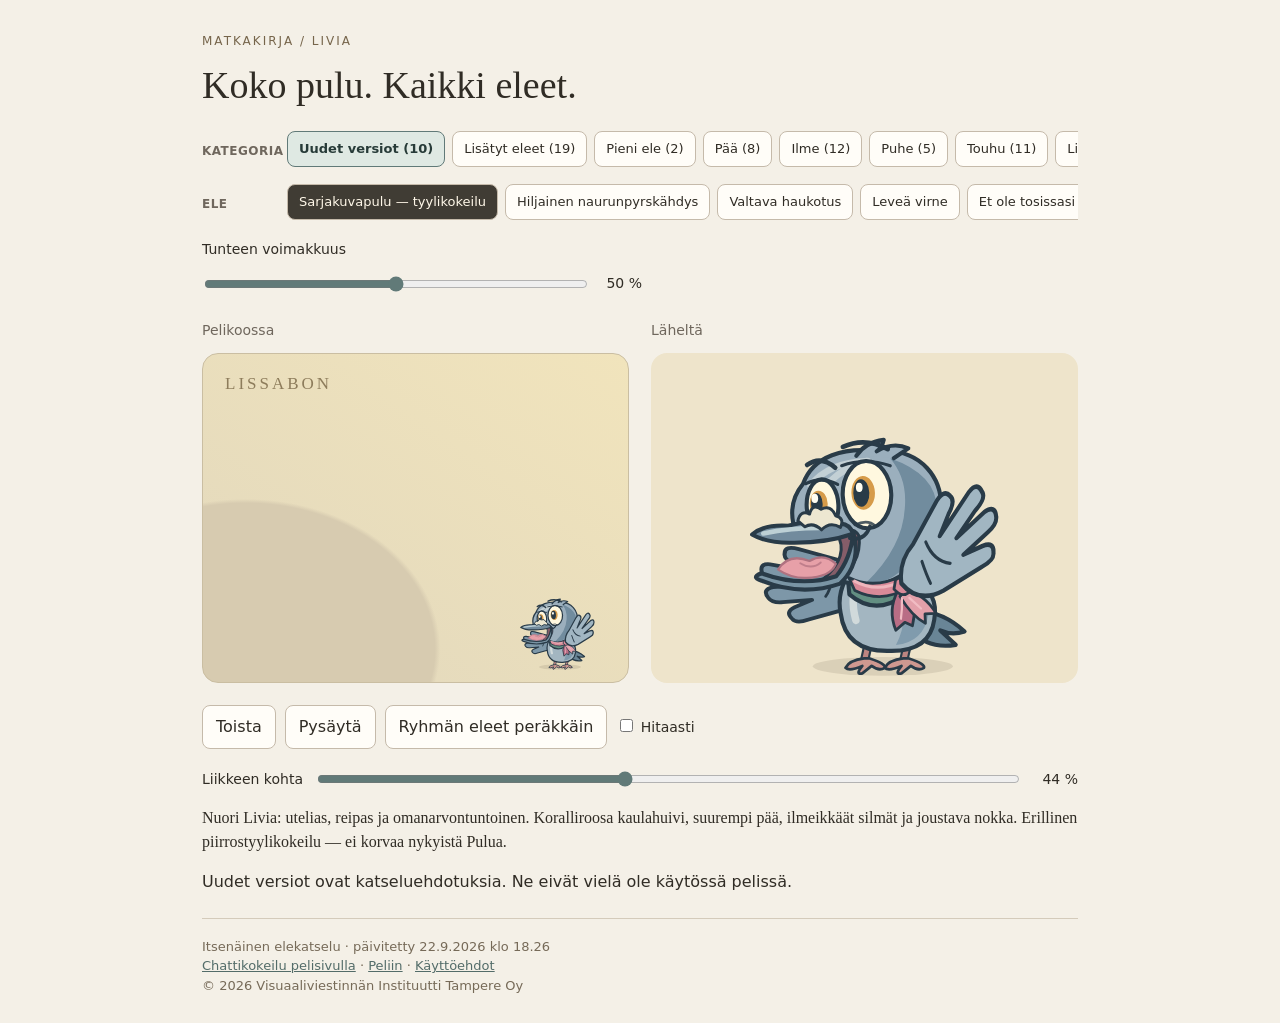
<file: docs/versiot/cc2bf7a24c35-571733d1/docs/livia-svg.html>
<!doctype html><html lang="fi"><head><meta charset="utf-8"><meta name="robots" content="noindex,nofollow"><meta name="viewport" content="width=device-width,initial-scale=1"><meta name="color-scheme" content="light"><title>Pulun eleet — katselu</title><link rel="icon" href="data:,"><link rel="stylesheet" href="livia-svg.css"></head><body><main>
<header><span>MATKAKIRJA / LIVIA</span><h1>Koko pulu. Kaikki eleet.</h1></header>
<section class="gesture-browser" aria-label="Eleiden valinta"><div class="gesture-row"><span>Kategoria</span><div id="gesture-categories" class="gesture-categories" role="group" aria-label="Elekategoriat"></div></div><div class="gesture-row"><span>Ele</span><div id="gesture-options" class="gesture-options" role="group" aria-label="Valitun kategorian eleet"></div></div></section>
<div class="selection"><label>Tunteen voimakkuus <span class="slider"><input id="strength" type="range" min="0" max="100" value="50"><output id="strength-label">50 %</output></span></label></div>
<div class="views"><section><h2>Pelikoossa</h2><div class="screen"><span class="place">Lissabon</span><div id="actual"></div></div></section><section><h2>Läheltä</h2><div class="zoom" id="zoom"></div></section></div>
<div class="controls"><button id="play">Toista</button><button id="pause">Pysäytä</button><button id="all" aria-pressed="false">Ryhmän eleet peräkkäin</button><label><input id="slow" type="checkbox"> Hitaasti</label></div>
<label class="timeline">Liikkeen kohta <input id="position" type="range" min="0" max="1000" value="0"><output id="progress">0 %</output></label>
<p id="description" aria-live="polite"></p><p id="reduced" hidden>Vähennetty liike on käytössä. Asentoja voi katsoa liukusäätimestä.</p>
<p id="preview-note">Uudet versiot ovat katseluehdotuksia. Ne eivät vielä ole käytössä pelissä.</p>
<footer><span>Itsenäinen elekatselu · päivitetty 22.9.2026 klo 18.26</span><br><a href="https://matkakirja.app/docs/livia-chat.html">Chattikokeilu pelisivulla</a> · <a href="https://matkakirja.app/">Peliin</a> · <a href="../LICENSE">Käyttöehdot</a><br>© 2026 Visuaaliviestinnän Instituutti Tampere Oy</footer>
</main><script type="module" src="livia-svg-demo.mjs"></script></body></html>
</file>
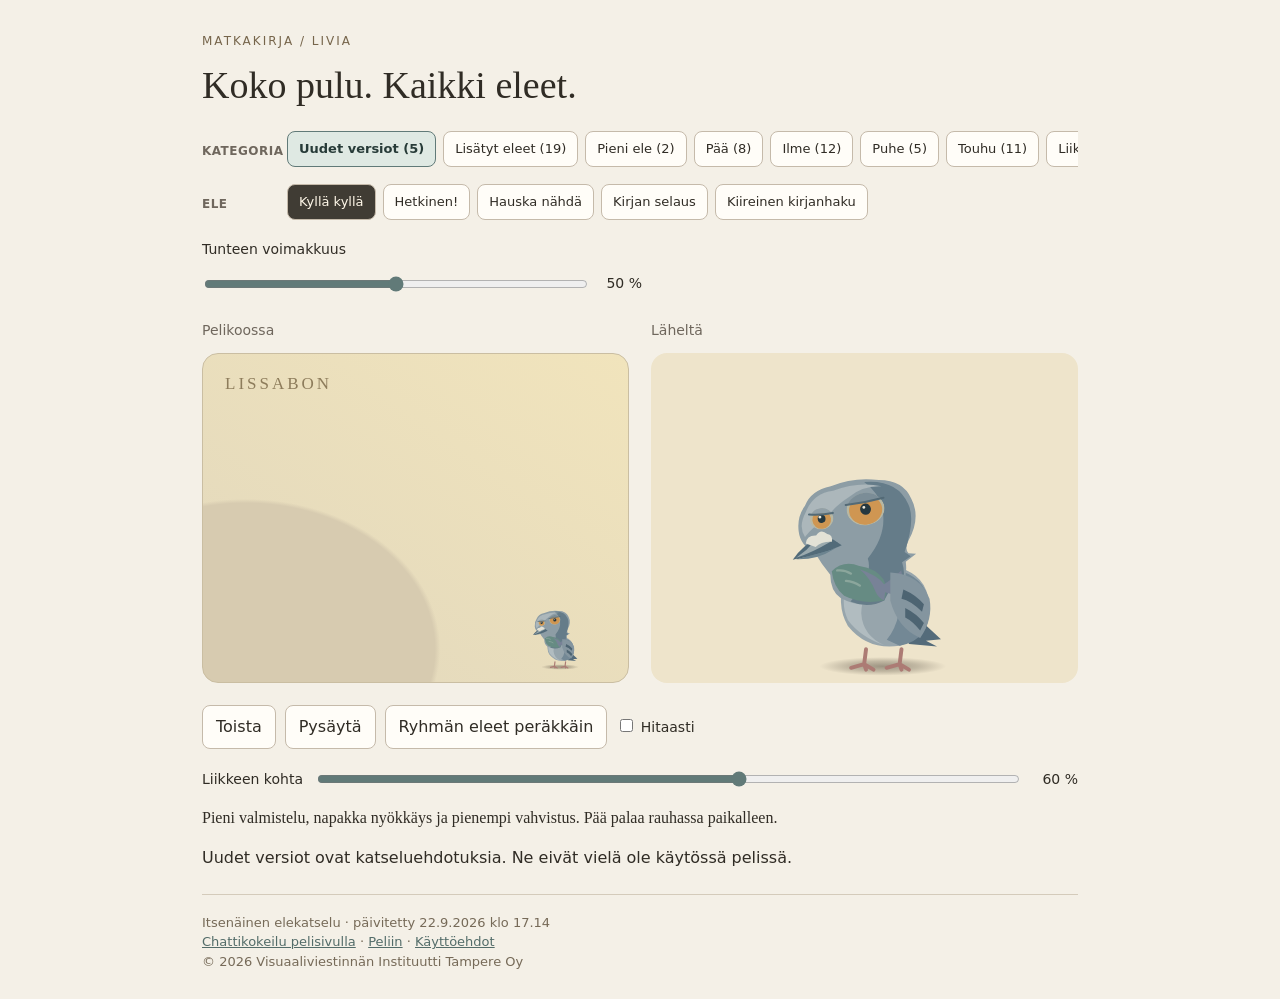
<file: docs/versiot/ce675ee57fbe-f21b49c1/docs/livia-svg.html>
<!doctype html><html lang="fi"><head><meta charset="utf-8"><meta name="robots" content="noindex,nofollow"><meta name="viewport" content="width=device-width,initial-scale=1"><meta name="color-scheme" content="light"><title>Pulun eleet — katselu</title><link rel="icon" href="data:,"><link rel="stylesheet" href="livia-svg.css"></head><body><main>
<header><span>MATKAKIRJA / LIVIA</span><h1>Koko pulu. Kaikki eleet.</h1></header>
<section class="gesture-browser" aria-label="Eleiden valinta"><div class="gesture-row"><span>Kategoria</span><div id="gesture-categories" class="gesture-categories" role="group" aria-label="Elekategoriat"></div></div><div class="gesture-row"><span>Ele</span><div id="gesture-options" class="gesture-options" role="group" aria-label="Valitun kategorian eleet"></div></div></section>
<div class="selection"><label>Tunteen voimakkuus <span class="slider"><input id="strength" type="range" min="0" max="100" value="50"><output id="strength-label">50 %</output></span></label></div>
<div class="views"><section><h2>Pelikoossa</h2><div class="screen"><span class="place">Lissabon</span><div id="actual"></div></div></section><section><h2>Läheltä</h2><div class="zoom" id="zoom"></div></section></div>
<div class="controls"><button id="play">Toista</button><button id="pause">Pysäytä</button><button id="all" aria-pressed="false">Ryhmän eleet peräkkäin</button><label><input id="slow" type="checkbox"> Hitaasti</label></div>
<label class="timeline">Liikkeen kohta <input id="position" type="range" min="0" max="1000" value="0"><output id="progress">0 %</output></label>
<p id="description" aria-live="polite"></p><p id="reduced" hidden>Vähennetty liike on käytössä. Asentoja voi katsoa liukusäätimestä.</p>
<p id="preview-note">Uudet versiot ovat katseluehdotuksia. Ne eivät vielä ole käytössä pelissä.</p>
<footer><span>Itsenäinen elekatselu · päivitetty 22.9.2026 klo 17.14</span><br><a href="https://matkakirja.app/docs/livia-chat.html">Chattikokeilu pelisivulla</a> · <a href="https://matkakirja.app/">Peliin</a> · <a href="../LICENSE">Käyttöehdot</a><br>© 2026 Visuaaliviestinnän Instituutti Tampere Oy</footer>
</main><script type="module" src="livia-svg-demo.mjs"></script></body></html>
</file>
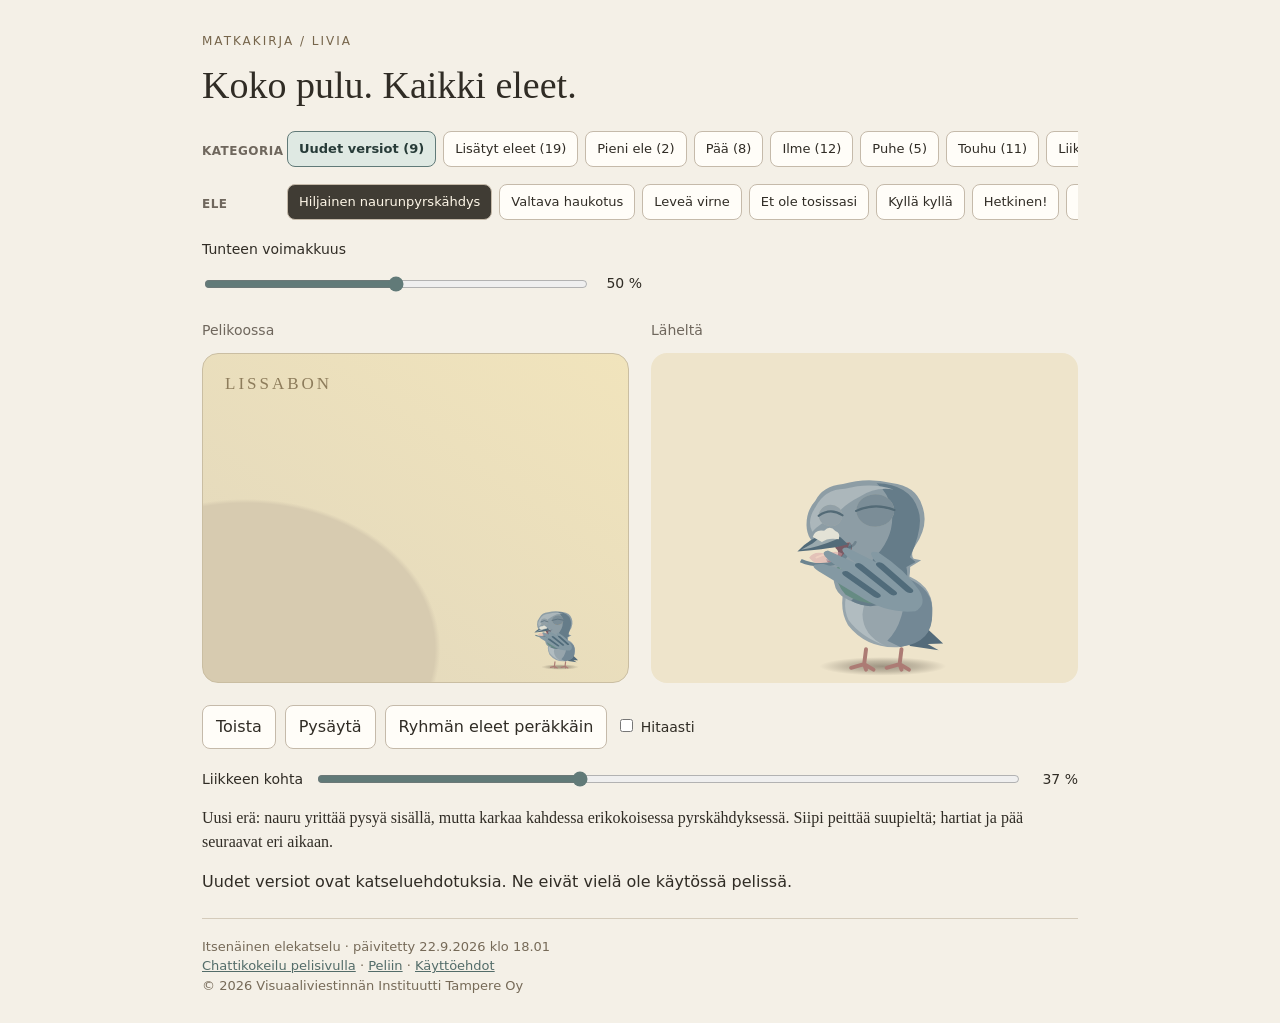
<file: docs/versiot/f5d6220999e2-14e11ab4/docs/livia-svg.html>
<!doctype html><html lang="fi"><head><meta charset="utf-8"><meta name="robots" content="noindex,nofollow"><meta name="viewport" content="width=device-width,initial-scale=1"><meta name="color-scheme" content="light"><title>Pulun eleet — katselu</title><link rel="icon" href="data:,"><link rel="stylesheet" href="livia-svg.css"></head><body><main>
<header><span>MATKAKIRJA / LIVIA</span><h1>Koko pulu. Kaikki eleet.</h1></header>
<section class="gesture-browser" aria-label="Eleiden valinta"><div class="gesture-row"><span>Kategoria</span><div id="gesture-categories" class="gesture-categories" role="group" aria-label="Elekategoriat"></div></div><div class="gesture-row"><span>Ele</span><div id="gesture-options" class="gesture-options" role="group" aria-label="Valitun kategorian eleet"></div></div></section>
<div class="selection"><label>Tunteen voimakkuus <span class="slider"><input id="strength" type="range" min="0" max="100" value="50"><output id="strength-label">50 %</output></span></label></div>
<div class="views"><section><h2>Pelikoossa</h2><div class="screen"><span class="place">Lissabon</span><div id="actual"></div></div></section><section><h2>Läheltä</h2><div class="zoom" id="zoom"></div></section></div>
<div class="controls"><button id="play">Toista</button><button id="pause">Pysäytä</button><button id="all" aria-pressed="false">Ryhmän eleet peräkkäin</button><label><input id="slow" type="checkbox"> Hitaasti</label></div>
<label class="timeline">Liikkeen kohta <input id="position" type="range" min="0" max="1000" value="0"><output id="progress">0 %</output></label>
<p id="description" aria-live="polite"></p><p id="reduced" hidden>Vähennetty liike on käytössä. Asentoja voi katsoa liukusäätimestä.</p>
<p id="preview-note">Uudet versiot ovat katseluehdotuksia. Ne eivät vielä ole käytössä pelissä.</p>
<footer><span>Itsenäinen elekatselu · päivitetty 22.9.2026 klo 18.01</span><br><a href="https://matkakirja.app/docs/livia-chat.html">Chattikokeilu pelisivulla</a> · <a href="https://matkakirja.app/">Peliin</a> · <a href="../LICENSE">Käyttöehdot</a><br>© 2026 Visuaaliviestinnän Instituutti Tampere Oy</footer>
</main><script type="module" src="livia-svg-demo.mjs"></script></body></html>
</file>
<file: docs/versiot/0228e45468b3-01b5ed2e/docs/livia-svg.css>
*{box-sizing:border-box}body{margin:0;background:#f4f0e7;color:#302c25;font:16px/1.5 system-ui,sans-serif}main{max-width:920px;margin:auto;padding:28px 22px}header span{font-size:12px;letter-spacing:2px;color:#76654b}h1{font:normal clamp(26px,5vw,38px)/1.15 Georgia,serif;margin:12px 0 20px}h2{font-size:14px;font-weight:500;color:#6f675d}button{font:inherit;color:inherit;background:#fffdf8;border:1px solid #c5baaa;border-radius:8px;padding:9px 13px;cursor:pointer}button[aria-pressed=true]{background:#403c34;color:#fff8e9}.selection{max-width:440px;margin-top:12px}.selection label{display:flex;flex-direction:column;gap:5px;font-size:14px}.slider{display:flex;gap:8px;align-items:center;height:38px}.slider input{flex:1;min-width:50px}output{min-width:44px;font-variant-numeric:tabular-nums;text-align:right}input{accent-color:#617a78}.views{display:grid;grid-template-columns:1fr 1fr;gap:22px;margin:6px 0 22px}.screen,.zoom{height:330px;border-radius:16px;overflow:hidden;background:#eee4cb;position:relative}.screen{border:1px solid #cabea2;background:radial-gradient(ellipse at 10% 90%,#d7cbb0 0 35%,transparent 36%),linear-gradient(35deg,#e2d8bd,#f1e4bc)}.place{position:absolute;top:20px;left:22px;letter-spacing:3px;text-transform:uppercase;font:17px Georgia,serif;color:#8d7c5b}#actual{position:absolute;right:0;bottom:12px;width:196px;height:304px}#actual svg{display:block}#zoom{display:grid;place-items:center}#zoom svg{width:100%;height:100%;display:block}.controls{display:flex;gap:9px;align-items:center;flex-wrap:wrap}.controls label{font-size:14px}.timeline{display:flex;align-items:center;gap:12px;margin-top:20px;font-size:14px}.timeline input{flex:1;min-width:30px}#description{font-family:Georgia,serif;min-height:1.5em}#reduced{font-size:14px}footer{font-size:13px;color:#766a58;border-top:1px solid #d4cbbb;padding-top:18px;margin-top:24px}a{color:#536c69}button:focus-visible,a:focus-visible{outline:3px solid #77928e;outline-offset:3px}.gesture-browser{display:grid;gap:7px;margin-bottom:10px}.gesture-row{display:grid;grid-template-columns:72px minmax(0,1fr);align-items:center;gap:10px}.gesture-row>span{color:#6f675d;font-size:12px;font-weight:600;letter-spacing:.04em;text-transform:uppercase}.gesture-categories,.gesture-options{display:flex;gap:7px;overflow-x:auto;padding:3px 3px 7px;scrollbar-width:thin;scrollbar-color:#b9af9f transparent}.gesture-categories button,.gesture-options button{flex:0 0 auto;min-height:36px;padding:7px 11px;font-size:13px;white-space:nowrap}.gesture-categories button[aria-pressed=true]{border-color:#617a78;background:#dfe9e3;color:#273b38;font-weight:650}@media(max-width:580px){main{padding:20px 14px}.gesture-row{grid-template-columns:1fr;gap:2px}.selection{margin-top:8px}.views{gap:12px;grid-template-columns:1fr}.screen{height:304px}.zoom{height:280px}.controls button{padding:8px 10px}.timeline{gap:8px}h1{margin-bottom:14px}}
</file>
<file: docs/versiot/02c072023cf9-71a269ec/docs/livia-svg.css>
*{box-sizing:border-box}body{margin:0;background:#f4f0e7;color:#302c25;font:16px/1.5 system-ui,sans-serif}main{max-width:920px;margin:auto;padding:28px 22px}header span{font-size:12px;letter-spacing:2px;color:#76654b}h1{font:normal clamp(26px,5vw,38px)/1.15 Georgia,serif;margin:12px 0 20px}h2{font-size:14px;font-weight:500;color:#6f675d}button{font:inherit;color:inherit;background:#fffdf8;border:1px solid #c5baaa;border-radius:8px;padding:9px 13px;cursor:pointer}button[aria-pressed=true]{background:#403c34;color:#fff8e9}.selection{max-width:440px;margin-top:12px}.selection label{display:flex;flex-direction:column;gap:5px;font-size:14px}.slider{display:flex;gap:8px;align-items:center;height:38px}.slider input{flex:1;min-width:50px}output{min-width:44px;font-variant-numeric:tabular-nums;text-align:right}input{accent-color:#617a78}.views{display:grid;grid-template-columns:1fr 1fr;gap:22px;margin:6px 0 22px}.screen,.zoom{height:330px;border-radius:16px;overflow:hidden;background:#eee4cb;position:relative}.screen{border:1px solid #cabea2;background:radial-gradient(ellipse at 10% 90%,#d7cbb0 0 35%,transparent 36%),linear-gradient(35deg,#e2d8bd,#f1e4bc)}.place{position:absolute;top:20px;left:22px;letter-spacing:3px;text-transform:uppercase;font:17px Georgia,serif;color:#8d7c5b}#actual{position:absolute;right:0;bottom:12px;width:196px;height:304px}#actual svg{display:block}#zoom{display:grid;place-items:center}#zoom svg{width:100%;height:100%;display:block}.controls{display:flex;gap:9px;align-items:center;flex-wrap:wrap}.controls label{font-size:14px}.timeline{display:flex;align-items:center;gap:12px;margin-top:20px;font-size:14px}.timeline input{flex:1;min-width:30px}#description{font-family:Georgia,serif;min-height:1.5em}#reduced{font-size:14px}footer{font-size:13px;color:#766a58;border-top:1px solid #d4cbbb;padding-top:18px;margin-top:24px}a{color:#536c69}button:focus-visible,a:focus-visible{outline:3px solid #77928e;outline-offset:3px}.gesture-browser{display:grid;gap:7px;margin-bottom:10px}.gesture-row{display:grid;grid-template-columns:72px minmax(0,1fr);align-items:center;gap:10px}.gesture-row>span{color:#6f675d;font-size:12px;font-weight:600;letter-spacing:.04em;text-transform:uppercase}.gesture-categories,.gesture-options{display:flex;gap:7px;overflow-x:auto;padding:3px 3px 7px;scrollbar-width:thin;scrollbar-color:#b9af9f transparent}.gesture-categories button,.gesture-options button{flex:0 0 auto;min-height:36px;padding:7px 11px;font-size:13px;white-space:nowrap}.gesture-categories button[aria-pressed=true]{border-color:#617a78;background:#dfe9e3;color:#273b38;font-weight:650}@media(max-width:580px){main{padding:20px 14px}.gesture-row{grid-template-columns:1fr;gap:2px}.selection{margin-top:8px}.views{gap:12px;grid-template-columns:1fr}.screen{height:304px}.zoom{height:280px}.controls button{padding:8px 10px}.timeline{gap:8px}h1{margin-bottom:14px}}
</file>
<file: docs/versiot/06d62ad2ca02-2504ed44/docs/livia-svg.css>
*{box-sizing:border-box}body{margin:0;background:#f4f0e7;color:#302c25;font:16px/1.5 system-ui,sans-serif}main{max-width:920px;margin:auto;padding:28px 22px}header span{font-size:12px;letter-spacing:2px;color:#76654b}h1{font:normal clamp(26px,5vw,38px)/1.15 Georgia,serif;margin:12px 0 20px}h2{font-size:14px;font-weight:500;color:#6f675d}button{font:inherit;color:inherit;background:#fffdf8;border:1px solid #c5baaa;border-radius:8px;padding:9px 13px;cursor:pointer}button[aria-pressed=true]{background:#403c34;color:#fff8e9}.selection{max-width:440px;margin-top:12px}.selection label{display:flex;flex-direction:column;gap:5px;font-size:14px}.slider{display:flex;gap:8px;align-items:center;height:38px}.slider input{flex:1;min-width:50px}output{min-width:44px;font-variant-numeric:tabular-nums;text-align:right}input{accent-color:#617a78}.views{display:grid;grid-template-columns:1fr 1fr;gap:22px;margin:6px 0 22px}.screen,.zoom{height:330px;border-radius:16px;overflow:hidden;background:#eee4cb;position:relative}.screen{border:1px solid #cabea2;background:radial-gradient(ellipse at 10% 90%,#d7cbb0 0 35%,transparent 36%),linear-gradient(35deg,#e2d8bd,#f1e4bc)}.place{position:absolute;top:20px;left:22px;letter-spacing:3px;text-transform:uppercase;font:17px Georgia,serif;color:#8d7c5b}#actual{position:absolute;right:0;bottom:12px;width:196px;height:304px}#actual svg{display:block}#zoom{display:grid;place-items:center}#zoom svg{width:100%;height:100%;display:block}.controls{display:flex;gap:9px;align-items:center;flex-wrap:wrap}.controls label{font-size:14px}.timeline{display:flex;align-items:center;gap:12px;margin-top:20px;font-size:14px}.timeline input{flex:1;min-width:30px}#description{font-family:Georgia,serif;min-height:1.5em}#reduced{font-size:14px}footer{font-size:13px;color:#766a58;border-top:1px solid #d4cbbb;padding-top:18px;margin-top:24px}a{color:#536c69}button:focus-visible,a:focus-visible{outline:3px solid #77928e;outline-offset:3px}.gesture-browser{display:grid;gap:7px;margin-bottom:10px}.gesture-row{display:grid;grid-template-columns:72px minmax(0,1fr);align-items:center;gap:10px}.gesture-row>span{color:#6f675d;font-size:12px;font-weight:600;letter-spacing:.04em;text-transform:uppercase}.gesture-categories,.gesture-options{display:flex;gap:7px;overflow-x:auto;padding:3px 3px 7px;scrollbar-width:thin;scrollbar-color:#b9af9f transparent}.gesture-categories button,.gesture-options button{flex:0 0 auto;min-height:36px;padding:7px 11px;font-size:13px;white-space:nowrap}.gesture-categories button[aria-pressed=true]{border-color:#617a78;background:#dfe9e3;color:#273b38;font-weight:650}@media(max-width:580px){main{padding:20px 14px}.gesture-row{grid-template-columns:1fr;gap:2px}.selection{margin-top:8px}.views{gap:12px;grid-template-columns:1fr}.screen{height:304px}.zoom{height:280px}.controls button{padding:8px 10px}.timeline{gap:8px}h1{margin-bottom:14px}}
</file>
<file: docs/versiot/10be41deaf25-74770475/docs/livia-svg.css>
*{box-sizing:border-box}body{margin:0;background:#f4f0e7;color:#302c25;font:16px/1.5 system-ui,sans-serif}main{max-width:920px;margin:auto;padding:28px 22px}header span{font-size:12px;letter-spacing:2px;color:#76654b}h1{font:normal clamp(26px,5vw,38px)/1.15 Georgia,serif;margin:12px 0 20px}h2{font-size:14px;font-weight:500;color:#6f675d}button{font:inherit;color:inherit;background:#fffdf8;border:1px solid #c5baaa;border-radius:8px;padding:9px 13px;cursor:pointer}button[aria-pressed=true]{background:#403c34;color:#fff8e9}.selection{max-width:440px;margin-top:12px}.selection label{display:flex;flex-direction:column;gap:5px;font-size:14px}.slider{display:flex;gap:8px;align-items:center;height:38px}.slider input{flex:1;min-width:50px}output{min-width:44px;font-variant-numeric:tabular-nums;text-align:right}input{accent-color:#617a78}.views{display:grid;grid-template-columns:1fr 1fr;gap:22px;margin:6px 0 22px}.screen,.zoom{height:330px;border-radius:16px;overflow:hidden;background:#eee4cb;position:relative}.screen{border:1px solid #cabea2;background:radial-gradient(ellipse at 10% 90%,#d7cbb0 0 35%,transparent 36%),linear-gradient(35deg,#e2d8bd,#f1e4bc)}.place{position:absolute;top:20px;left:22px;letter-spacing:3px;text-transform:uppercase;font:17px Georgia,serif;color:#8d7c5b}#actual{position:absolute;right:0;bottom:12px;width:196px;height:304px}#actual svg{display:block}#zoom{display:grid;place-items:center}#zoom svg{width:100%;height:100%;display:block}.controls{display:flex;gap:9px;align-items:center;flex-wrap:wrap}.controls label{font-size:14px}.timeline{display:flex;align-items:center;gap:12px;margin-top:20px;font-size:14px}.timeline input{flex:1;min-width:30px}#description{font-family:Georgia,serif;min-height:1.5em}#reduced{font-size:14px}footer{font-size:13px;color:#766a58;border-top:1px solid #d4cbbb;padding-top:18px;margin-top:24px}a{color:#536c69}button:focus-visible,a:focus-visible{outline:3px solid #77928e;outline-offset:3px}.gesture-browser{display:grid;gap:7px;margin-bottom:10px}.gesture-row{display:grid;grid-template-columns:72px minmax(0,1fr);align-items:center;gap:10px}.gesture-row>span{color:#6f675d;font-size:12px;font-weight:600;letter-spacing:.04em;text-transform:uppercase}.gesture-categories,.gesture-options{display:flex;gap:7px;overflow-x:auto;padding:3px 3px 7px;scrollbar-width:thin;scrollbar-color:#b9af9f transparent}.gesture-categories button,.gesture-options button{flex:0 0 auto;min-height:36px;padding:7px 11px;font-size:13px;white-space:nowrap}.gesture-categories button[aria-pressed=true]{border-color:#617a78;background:#dfe9e3;color:#273b38;font-weight:650}@media(max-width:580px){main{padding:20px 14px}.gesture-row{grid-template-columns:1fr;gap:2px}.selection{margin-top:8px}.views{gap:12px;grid-template-columns:1fr}.screen{height:304px}.zoom{height:280px}.controls button{padding:8px 10px}.timeline{gap:8px}h1{margin-bottom:14px}}
</file>
<file: docs/versiot/26641aade7e2-842b9be8/docs/livia-svg.css>
*{box-sizing:border-box}body{margin:0;background:#f4f0e7;color:#302c25;font:16px/1.5 system-ui,sans-serif}main{max-width:920px;margin:auto;padding:28px 22px}header span{font-size:12px;letter-spacing:2px;color:#76654b}h1{font:normal clamp(26px,5vw,38px)/1.15 Georgia,serif;margin:12px 0 20px}h2{font-size:14px;font-weight:500;color:#6f675d}button{font:inherit;color:inherit;background:#fffdf8;border:1px solid #c5baaa;border-radius:8px;padding:9px 13px;cursor:pointer}button[aria-pressed=true]{background:#403c34;color:#fff8e9}.selection{max-width:440px;margin-top:12px}.selection label{display:flex;flex-direction:column;gap:5px;font-size:14px}.slider{display:flex;gap:8px;align-items:center;height:38px}.slider input{flex:1;min-width:50px}output{min-width:44px;font-variant-numeric:tabular-nums;text-align:right}input{accent-color:#617a78}.views{display:grid;grid-template-columns:1fr 1fr;gap:22px;margin:6px 0 22px}.screen,.zoom{height:330px;border-radius:16px;overflow:hidden;background:#eee4cb;position:relative}.screen{border:1px solid #cabea2;background:radial-gradient(ellipse at 10% 90%,#d7cbb0 0 35%,transparent 36%),linear-gradient(35deg,#e2d8bd,#f1e4bc)}.place{position:absolute;top:20px;left:22px;letter-spacing:3px;text-transform:uppercase;font:17px Georgia,serif;color:#8d7c5b}#actual{position:absolute;right:0;bottom:12px;width:196px;height:304px}#actual svg{display:block}#zoom{display:grid;place-items:center}#zoom svg{width:100%;height:100%;display:block}.controls{display:flex;gap:9px;align-items:center;flex-wrap:wrap}.controls label{font-size:14px}.timeline{display:flex;align-items:center;gap:12px;margin-top:20px;font-size:14px}.timeline input{flex:1;min-width:30px}#description{font-family:Georgia,serif;min-height:1.5em}#reduced{font-size:14px}footer{font-size:13px;color:#766a58;border-top:1px solid #d4cbbb;padding-top:18px;margin-top:24px}a{color:#536c69}button:focus-visible,a:focus-visible{outline:3px solid #77928e;outline-offset:3px}.gesture-browser{display:grid;gap:7px;margin-bottom:10px}.gesture-row{display:grid;grid-template-columns:72px minmax(0,1fr);align-items:center;gap:10px}.gesture-row>span{color:#6f675d;font-size:12px;font-weight:600;letter-spacing:.04em;text-transform:uppercase}.gesture-categories,.gesture-options{display:flex;gap:7px;overflow-x:auto;padding:3px 3px 7px;scrollbar-width:thin;scrollbar-color:#b9af9f transparent}.gesture-categories button,.gesture-options button{flex:0 0 auto;min-height:36px;padding:7px 11px;font-size:13px;white-space:nowrap}.gesture-categories button[aria-pressed=true]{border-color:#617a78;background:#dfe9e3;color:#273b38;font-weight:650}@media(max-width:580px){main{padding:20px 14px}.gesture-row{grid-template-columns:1fr;gap:2px}.selection{margin-top:8px}.views{gap:12px;grid-template-columns:1fr}.screen{height:304px}.zoom{height:280px}.controls button{padding:8px 10px}.timeline{gap:8px}h1{margin-bottom:14px}}
</file>
<file: docs/versiot/483674467751-af035864/docs/livia-svg.css>
*{box-sizing:border-box}body{margin:0;background:#f4f0e7;color:#302c25;font:16px/1.5 system-ui,sans-serif}main{max-width:920px;margin:auto;padding:28px 22px}header span{font-size:12px;letter-spacing:2px;color:#76654b}h1{font:normal clamp(26px,5vw,38px)/1.15 Georgia,serif;margin:12px 0 20px}h2{font-size:14px;font-weight:500;color:#6f675d}button{font:inherit;color:inherit;background:#fffdf8;border:1px solid #c5baaa;border-radius:8px;padding:9px 13px;cursor:pointer}button[aria-pressed=true]{background:#403c34;color:#fff8e9}.selection{max-width:440px;margin-top:12px}.selection label{display:flex;flex-direction:column;gap:5px;font-size:14px}.slider{display:flex;gap:8px;align-items:center;height:38px}.slider input{flex:1;min-width:50px}output{min-width:44px;font-variant-numeric:tabular-nums;text-align:right}input{accent-color:#617a78}.views{display:grid;grid-template-columns:1fr 1fr;gap:22px;margin:6px 0 22px}.screen,.zoom{height:330px;border-radius:16px;overflow:hidden;background:#eee4cb;position:relative}.screen{border:1px solid #cabea2;background:radial-gradient(ellipse at 10% 90%,#d7cbb0 0 35%,transparent 36%),linear-gradient(35deg,#e2d8bd,#f1e4bc)}.place{position:absolute;top:20px;left:22px;letter-spacing:3px;text-transform:uppercase;font:17px Georgia,serif;color:#8d7c5b}#actual{position:absolute;right:0;bottom:12px;width:196px;height:304px}#actual svg{display:block}#zoom{display:grid;place-items:center}#zoom svg{width:100%;height:100%;display:block}.controls{display:flex;gap:9px;align-items:center;flex-wrap:wrap}.controls label{font-size:14px}.timeline{display:flex;align-items:center;gap:12px;margin-top:20px;font-size:14px}.timeline input{flex:1;min-width:30px}#description{font-family:Georgia,serif;min-height:1.5em}#reduced{font-size:14px}footer{font-size:13px;color:#766a58;border-top:1px solid #d4cbbb;padding-top:18px;margin-top:24px}a{color:#536c69}button:focus-visible,a:focus-visible{outline:3px solid #77928e;outline-offset:3px}.gesture-browser{display:grid;gap:7px;margin-bottom:10px}.gesture-row{display:grid;grid-template-columns:72px minmax(0,1fr);align-items:center;gap:10px}.gesture-row>span{color:#6f675d;font-size:12px;font-weight:600;letter-spacing:.04em;text-transform:uppercase}.gesture-categories,.gesture-options{display:flex;gap:7px;overflow-x:auto;padding:3px 3px 7px;scrollbar-width:thin;scrollbar-color:#b9af9f transparent}.gesture-categories button,.gesture-options button{flex:0 0 auto;min-height:36px;padding:7px 11px;font-size:13px;white-space:nowrap}.gesture-categories button[aria-pressed=true]{border-color:#617a78;background:#dfe9e3;color:#273b38;font-weight:650}@media(max-width:580px){main{padding:20px 14px}.gesture-row{grid-template-columns:1fr;gap:2px}.selection{margin-top:8px}.views{gap:12px;grid-template-columns:1fr}.screen{height:304px}.zoom{height:280px}.controls button{padding:8px 10px}.timeline{gap:8px}h1{margin-bottom:14px}}
</file>
<file: docs/versiot/74d65b31c141-e4243b73/docs/livia-svg.css>
*{box-sizing:border-box}body{margin:0;background:#f4f0e7;color:#302c25;font:16px/1.5 system-ui,sans-serif}main{max-width:920px;margin:auto;padding:28px 22px}header span{font-size:12px;letter-spacing:2px;color:#76654b}h1{font:normal clamp(26px,5vw,38px)/1.15 Georgia,serif;margin:12px 0 20px}h2{font-size:14px;font-weight:500;color:#6f675d}button{font:inherit;color:inherit;background:#fffdf8;border:1px solid #c5baaa;border-radius:8px;padding:9px 13px;cursor:pointer}button[aria-pressed=true]{background:#403c34;color:#fff8e9}.selection{max-width:440px;margin-top:12px}.selection label{display:flex;flex-direction:column;gap:5px;font-size:14px}.slider{display:flex;gap:8px;align-items:center;height:38px}.slider input{flex:1;min-width:50px}output{min-width:44px;font-variant-numeric:tabular-nums;text-align:right}input{accent-color:#617a78}.views{display:grid;grid-template-columns:1fr 1fr;gap:22px;margin:6px 0 22px}.screen,.zoom{height:330px;border-radius:16px;overflow:hidden;background:#eee4cb;position:relative}.screen{border:1px solid #cabea2;background:radial-gradient(ellipse at 10% 90%,#d7cbb0 0 35%,transparent 36%),linear-gradient(35deg,#e2d8bd,#f1e4bc)}.place{position:absolute;top:20px;left:22px;letter-spacing:3px;text-transform:uppercase;font:17px Georgia,serif;color:#8d7c5b}#actual{position:absolute;right:0;bottom:12px;width:196px;height:304px}#actual svg{display:block}#zoom{display:grid;place-items:center}#zoom svg{width:100%;height:100%;display:block}.controls{display:flex;gap:9px;align-items:center;flex-wrap:wrap}.controls label{font-size:14px}.timeline{display:flex;align-items:center;gap:12px;margin-top:20px;font-size:14px}.timeline input{flex:1;min-width:30px}#description{font-family:Georgia,serif;min-height:1.5em}#reduced{font-size:14px}footer{font-size:13px;color:#766a58;border-top:1px solid #d4cbbb;padding-top:18px;margin-top:24px}a{color:#536c69}button:focus-visible,a:focus-visible{outline:3px solid #77928e;outline-offset:3px}.gesture-browser{display:grid;gap:7px;margin-bottom:10px}.gesture-row{display:grid;grid-template-columns:72px minmax(0,1fr);align-items:center;gap:10px}.gesture-row>span{color:#6f675d;font-size:12px;font-weight:600;letter-spacing:.04em;text-transform:uppercase}.gesture-categories,.gesture-options{display:flex;gap:7px;overflow-x:auto;padding:3px 3px 7px;scrollbar-width:thin;scrollbar-color:#b9af9f transparent}.gesture-categories button,.gesture-options button{flex:0 0 auto;min-height:36px;padding:7px 11px;font-size:13px;white-space:nowrap}.gesture-categories button[aria-pressed=true]{border-color:#617a78;background:#dfe9e3;color:#273b38;font-weight:650}@media(max-width:580px){main{padding:20px 14px}.gesture-row{grid-template-columns:1fr;gap:2px}.selection{margin-top:8px}.views{gap:12px;grid-template-columns:1fr}.screen{height:304px}.zoom{height:280px}.controls button{padding:8px 10px}.timeline{gap:8px}h1{margin-bottom:14px}}
</file>
<file: docs/versiot/8782757eb0f1-8881d4e8/docs/livia-svg.css>
*{box-sizing:border-box}body{margin:0;background:#f4f0e7;color:#302c25;font:16px/1.5 system-ui,sans-serif}main{max-width:920px;margin:auto;padding:28px 22px}header span{font-size:12px;letter-spacing:2px;color:#76654b}h1{font:normal clamp(26px,5vw,38px)/1.15 Georgia,serif;margin:12px 0 20px}h2{font-size:14px;font-weight:500;color:#6f675d}button{font:inherit;color:inherit;background:#fffdf8;border:1px solid #c5baaa;border-radius:8px;padding:9px 13px;cursor:pointer}button[aria-pressed=true]{background:#403c34;color:#fff8e9}.selection{max-width:440px;margin-top:12px}.selection label{display:flex;flex-direction:column;gap:5px;font-size:14px}.slider{display:flex;gap:8px;align-items:center;height:38px}.slider input{flex:1;min-width:50px}output{min-width:44px;font-variant-numeric:tabular-nums;text-align:right}input{accent-color:#617a78}.views{display:grid;grid-template-columns:1fr 1fr;gap:22px;margin:6px 0 22px}.screen,.zoom{height:330px;border-radius:16px;overflow:hidden;background:#eee4cb;position:relative}.screen{border:1px solid #cabea2;background:radial-gradient(ellipse at 10% 90%,#d7cbb0 0 35%,transparent 36%),linear-gradient(35deg,#e2d8bd,#f1e4bc)}.place{position:absolute;top:20px;left:22px;letter-spacing:3px;text-transform:uppercase;font:17px Georgia,serif;color:#8d7c5b}#actual{position:absolute;right:0;bottom:12px;width:196px;height:304px}#actual svg{display:block}#zoom{display:grid;place-items:center}#zoom svg{width:100%;height:100%;display:block}.controls{display:flex;gap:9px;align-items:center;flex-wrap:wrap}.controls label{font-size:14px}.timeline{display:flex;align-items:center;gap:12px;margin-top:20px;font-size:14px}.timeline input{flex:1;min-width:30px}#description{font-family:Georgia,serif;min-height:1.5em}#reduced{font-size:14px}footer{font-size:13px;color:#766a58;border-top:1px solid #d4cbbb;padding-top:18px;margin-top:24px}a{color:#536c69}button:focus-visible,a:focus-visible{outline:3px solid #77928e;outline-offset:3px}.gesture-browser{display:grid;gap:7px;margin-bottom:10px}.gesture-row{display:grid;grid-template-columns:72px minmax(0,1fr);align-items:center;gap:10px}.gesture-row>span{color:#6f675d;font-size:12px;font-weight:600;letter-spacing:.04em;text-transform:uppercase}.gesture-categories,.gesture-options{display:flex;gap:7px;overflow-x:auto;padding:3px 3px 7px;scrollbar-width:thin;scrollbar-color:#b9af9f transparent}.gesture-categories button,.gesture-options button{flex:0 0 auto;min-height:36px;padding:7px 11px;font-size:13px;white-space:nowrap}.gesture-categories button[aria-pressed=true]{border-color:#617a78;background:#dfe9e3;color:#273b38;font-weight:650}@media(max-width:580px){main{padding:20px 14px}.gesture-row{grid-template-columns:1fr;gap:2px}.selection{margin-top:8px}.views{gap:12px;grid-template-columns:1fr}.screen{height:304px}.zoom{height:280px}.controls button{padding:8px 10px}.timeline{gap:8px}h1{margin-bottom:14px}}
</file>
<file: docs/versiot/b3ed99b3667e-7a2436f3/docs/livia-svg.css>
*{box-sizing:border-box}body{margin:0;background:#f4f0e7;color:#302c25;font:16px/1.5 system-ui,sans-serif}main{max-width:920px;margin:auto;padding:28px 22px}header span{font-size:12px;letter-spacing:2px;color:#76654b}h1{font:normal clamp(26px,5vw,38px)/1.15 Georgia,serif;margin:12px 0 20px}h2{font-size:14px;font-weight:500;color:#6f675d}button{font:inherit;color:inherit;background:#fffdf8;border:1px solid #c5baaa;border-radius:8px;padding:9px 13px;cursor:pointer}button[aria-pressed=true]{background:#403c34;color:#fff8e9}.selection{max-width:440px;margin-top:12px}.selection label{display:flex;flex-direction:column;gap:5px;font-size:14px}.slider{display:flex;gap:8px;align-items:center;height:38px}.slider input{flex:1;min-width:50px}output{min-width:44px;font-variant-numeric:tabular-nums;text-align:right}input{accent-color:#617a78}.views{display:grid;grid-template-columns:1fr 1fr;gap:22px;margin:6px 0 22px}.screen,.zoom{height:330px;border-radius:16px;overflow:hidden;background:#eee4cb;position:relative}.screen{border:1px solid #cabea2;background:radial-gradient(ellipse at 10% 90%,#d7cbb0 0 35%,transparent 36%),linear-gradient(35deg,#e2d8bd,#f1e4bc)}.place{position:absolute;top:20px;left:22px;letter-spacing:3px;text-transform:uppercase;font:17px Georgia,serif;color:#8d7c5b}#actual{position:absolute;right:0;bottom:12px;width:196px;height:304px}#actual svg{display:block}#zoom{display:grid;place-items:center}#zoom svg{width:100%;height:100%;display:block}.controls{display:flex;gap:9px;align-items:center;flex-wrap:wrap}.controls label{font-size:14px}.timeline{display:flex;align-items:center;gap:12px;margin-top:20px;font-size:14px}.timeline input{flex:1;min-width:30px}#description{font-family:Georgia,serif;min-height:1.5em}#reduced{font-size:14px}footer{font-size:13px;color:#766a58;border-top:1px solid #d4cbbb;padding-top:18px;margin-top:24px}a{color:#536c69}button:focus-visible,a:focus-visible{outline:3px solid #77928e;outline-offset:3px}.gesture-browser{display:grid;gap:7px;margin-bottom:10px}.gesture-row{display:grid;grid-template-columns:72px minmax(0,1fr);align-items:center;gap:10px}.gesture-row>span{color:#6f675d;font-size:12px;font-weight:600;letter-spacing:.04em;text-transform:uppercase}.gesture-categories,.gesture-options{display:flex;gap:7px;overflow-x:auto;padding:3px 3px 7px;scrollbar-width:thin;scrollbar-color:#b9af9f transparent}.gesture-categories button,.gesture-options button{flex:0 0 auto;min-height:36px;padding:7px 11px;font-size:13px;white-space:nowrap}.gesture-categories button[aria-pressed=true]{border-color:#617a78;background:#dfe9e3;color:#273b38;font-weight:650}@media(max-width:580px){main{padding:20px 14px}.gesture-row{grid-template-columns:1fr;gap:2px}.selection{margin-top:8px}.views{gap:12px;grid-template-columns:1fr}.screen{height:304px}.zoom{height:280px}.controls button{padding:8px 10px}.timeline{gap:8px}h1{margin-bottom:14px}}
</file>
<file: docs/versiot/cc2bf7a24c35-571733d1/docs/livia-svg.css>
*{box-sizing:border-box}body{margin:0;background:#f4f0e7;color:#302c25;font:16px/1.5 system-ui,sans-serif}main{max-width:920px;margin:auto;padding:28px 22px}header span{font-size:12px;letter-spacing:2px;color:#76654b}h1{font:normal clamp(26px,5vw,38px)/1.15 Georgia,serif;margin:12px 0 20px}h2{font-size:14px;font-weight:500;color:#6f675d}button{font:inherit;color:inherit;background:#fffdf8;border:1px solid #c5baaa;border-radius:8px;padding:9px 13px;cursor:pointer}button[aria-pressed=true]{background:#403c34;color:#fff8e9}.selection{max-width:440px;margin-top:12px}.selection label{display:flex;flex-direction:column;gap:5px;font-size:14px}.slider{display:flex;gap:8px;align-items:center;height:38px}.slider input{flex:1;min-width:50px}output{min-width:44px;font-variant-numeric:tabular-nums;text-align:right}input{accent-color:#617a78}.views{display:grid;grid-template-columns:1fr 1fr;gap:22px;margin:6px 0 22px}.screen,.zoom{height:330px;border-radius:16px;overflow:hidden;background:#eee4cb;position:relative}.screen{border:1px solid #cabea2;background:radial-gradient(ellipse at 10% 90%,#d7cbb0 0 35%,transparent 36%),linear-gradient(35deg,#e2d8bd,#f1e4bc)}.place{position:absolute;top:20px;left:22px;letter-spacing:3px;text-transform:uppercase;font:17px Georgia,serif;color:#8d7c5b}#actual{position:absolute;right:0;bottom:12px;width:196px;height:304px}#actual svg{display:block}#zoom{display:grid;place-items:center}#zoom svg{width:100%;height:100%;display:block}.controls{display:flex;gap:9px;align-items:center;flex-wrap:wrap}.controls label{font-size:14px}.timeline{display:flex;align-items:center;gap:12px;margin-top:20px;font-size:14px}.timeline input{flex:1;min-width:30px}#description{font-family:Georgia,serif;min-height:1.5em}#reduced{font-size:14px}footer{font-size:13px;color:#766a58;border-top:1px solid #d4cbbb;padding-top:18px;margin-top:24px}a{color:#536c69}button:focus-visible,a:focus-visible{outline:3px solid #77928e;outline-offset:3px}.gesture-browser{display:grid;gap:7px;margin-bottom:10px}.gesture-row{display:grid;grid-template-columns:72px minmax(0,1fr);align-items:center;gap:10px}.gesture-row>span{color:#6f675d;font-size:12px;font-weight:600;letter-spacing:.04em;text-transform:uppercase}.gesture-categories,.gesture-options{display:flex;gap:7px;overflow-x:auto;padding:3px 3px 7px;scrollbar-width:thin;scrollbar-color:#b9af9f transparent}.gesture-categories button,.gesture-options button{flex:0 0 auto;min-height:36px;padding:7px 11px;font-size:13px;white-space:nowrap}.gesture-categories button[aria-pressed=true]{border-color:#617a78;background:#dfe9e3;color:#273b38;font-weight:650}@media(max-width:580px){main{padding:20px 14px}.gesture-row{grid-template-columns:1fr;gap:2px}.selection{margin-top:8px}.views{gap:12px;grid-template-columns:1fr}.screen{height:304px}.zoom{height:280px}.controls button{padding:8px 10px}.timeline{gap:8px}h1{margin-bottom:14px}}
</file>
<file: docs/versiot/ce675ee57fbe-f21b49c1/docs/livia-svg.css>
*{box-sizing:border-box}body{margin:0;background:#f4f0e7;color:#302c25;font:16px/1.5 system-ui,sans-serif}main{max-width:920px;margin:auto;padding:28px 22px}header span{font-size:12px;letter-spacing:2px;color:#76654b}h1{font:normal clamp(26px,5vw,38px)/1.15 Georgia,serif;margin:12px 0 20px}h2{font-size:14px;font-weight:500;color:#6f675d}button{font:inherit;color:inherit;background:#fffdf8;border:1px solid #c5baaa;border-radius:8px;padding:9px 13px;cursor:pointer}button[aria-pressed=true]{background:#403c34;color:#fff8e9}.selection{max-width:440px;margin-top:12px}.selection label{display:flex;flex-direction:column;gap:5px;font-size:14px}.slider{display:flex;gap:8px;align-items:center;height:38px}.slider input{flex:1;min-width:50px}output{min-width:44px;font-variant-numeric:tabular-nums;text-align:right}input{accent-color:#617a78}.views{display:grid;grid-template-columns:1fr 1fr;gap:22px;margin:6px 0 22px}.screen,.zoom{height:330px;border-radius:16px;overflow:hidden;background:#eee4cb;position:relative}.screen{border:1px solid #cabea2;background:radial-gradient(ellipse at 10% 90%,#d7cbb0 0 35%,transparent 36%),linear-gradient(35deg,#e2d8bd,#f1e4bc)}.place{position:absolute;top:20px;left:22px;letter-spacing:3px;text-transform:uppercase;font:17px Georgia,serif;color:#8d7c5b}#actual{position:absolute;right:0;bottom:12px;width:196px;height:304px}#actual svg{display:block}#zoom{display:grid;place-items:center}#zoom svg{width:100%;height:100%;display:block}.controls{display:flex;gap:9px;align-items:center;flex-wrap:wrap}.controls label{font-size:14px}.timeline{display:flex;align-items:center;gap:12px;margin-top:20px;font-size:14px}.timeline input{flex:1;min-width:30px}#description{font-family:Georgia,serif;min-height:1.5em}#reduced{font-size:14px}footer{font-size:13px;color:#766a58;border-top:1px solid #d4cbbb;padding-top:18px;margin-top:24px}a{color:#536c69}button:focus-visible,a:focus-visible{outline:3px solid #77928e;outline-offset:3px}.gesture-browser{display:grid;gap:7px;margin-bottom:10px}.gesture-row{display:grid;grid-template-columns:72px minmax(0,1fr);align-items:center;gap:10px}.gesture-row>span{color:#6f675d;font-size:12px;font-weight:600;letter-spacing:.04em;text-transform:uppercase}.gesture-categories,.gesture-options{display:flex;gap:7px;overflow-x:auto;padding:3px 3px 7px;scrollbar-width:thin;scrollbar-color:#b9af9f transparent}.gesture-categories button,.gesture-options button{flex:0 0 auto;min-height:36px;padding:7px 11px;font-size:13px;white-space:nowrap}.gesture-categories button[aria-pressed=true]{border-color:#617a78;background:#dfe9e3;color:#273b38;font-weight:650}@media(max-width:580px){main{padding:20px 14px}.gesture-row{grid-template-columns:1fr;gap:2px}.selection{margin-top:8px}.views{gap:12px;grid-template-columns:1fr}.screen{height:304px}.zoom{height:280px}.controls button{padding:8px 10px}.timeline{gap:8px}h1{margin-bottom:14px}}
</file>
<file: docs/versiot/f5d6220999e2-14e11ab4/docs/livia-svg.css>
*{box-sizing:border-box}body{margin:0;background:#f4f0e7;color:#302c25;font:16px/1.5 system-ui,sans-serif}main{max-width:920px;margin:auto;padding:28px 22px}header span{font-size:12px;letter-spacing:2px;color:#76654b}h1{font:normal clamp(26px,5vw,38px)/1.15 Georgia,serif;margin:12px 0 20px}h2{font-size:14px;font-weight:500;color:#6f675d}button{font:inherit;color:inherit;background:#fffdf8;border:1px solid #c5baaa;border-radius:8px;padding:9px 13px;cursor:pointer}button[aria-pressed=true]{background:#403c34;color:#fff8e9}.selection{max-width:440px;margin-top:12px}.selection label{display:flex;flex-direction:column;gap:5px;font-size:14px}.slider{display:flex;gap:8px;align-items:center;height:38px}.slider input{flex:1;min-width:50px}output{min-width:44px;font-variant-numeric:tabular-nums;text-align:right}input{accent-color:#617a78}.views{display:grid;grid-template-columns:1fr 1fr;gap:22px;margin:6px 0 22px}.screen,.zoom{height:330px;border-radius:16px;overflow:hidden;background:#eee4cb;position:relative}.screen{border:1px solid #cabea2;background:radial-gradient(ellipse at 10% 90%,#d7cbb0 0 35%,transparent 36%),linear-gradient(35deg,#e2d8bd,#f1e4bc)}.place{position:absolute;top:20px;left:22px;letter-spacing:3px;text-transform:uppercase;font:17px Georgia,serif;color:#8d7c5b}#actual{position:absolute;right:0;bottom:12px;width:196px;height:304px}#actual svg{display:block}#zoom{display:grid;place-items:center}#zoom svg{width:100%;height:100%;display:block}.controls{display:flex;gap:9px;align-items:center;flex-wrap:wrap}.controls label{font-size:14px}.timeline{display:flex;align-items:center;gap:12px;margin-top:20px;font-size:14px}.timeline input{flex:1;min-width:30px}#description{font-family:Georgia,serif;min-height:1.5em}#reduced{font-size:14px}footer{font-size:13px;color:#766a58;border-top:1px solid #d4cbbb;padding-top:18px;margin-top:24px}a{color:#536c69}button:focus-visible,a:focus-visible{outline:3px solid #77928e;outline-offset:3px}.gesture-browser{display:grid;gap:7px;margin-bottom:10px}.gesture-row{display:grid;grid-template-columns:72px minmax(0,1fr);align-items:center;gap:10px}.gesture-row>span{color:#6f675d;font-size:12px;font-weight:600;letter-spacing:.04em;text-transform:uppercase}.gesture-categories,.gesture-options{display:flex;gap:7px;overflow-x:auto;padding:3px 3px 7px;scrollbar-width:thin;scrollbar-color:#b9af9f transparent}.gesture-categories button,.gesture-options button{flex:0 0 auto;min-height:36px;padding:7px 11px;font-size:13px;white-space:nowrap}.gesture-categories button[aria-pressed=true]{border-color:#617a78;background:#dfe9e3;color:#273b38;font-weight:650}@media(max-width:580px){main{padding:20px 14px}.gesture-row{grid-template-columns:1fr;gap:2px}.selection{margin-top:8px}.views{gap:12px;grid-template-columns:1fr}.screen{height:304px}.zoom{height:280px}.controls button{padding:8px 10px}.timeline{gap:8px}h1{margin-bottom:14px}}
</file>
